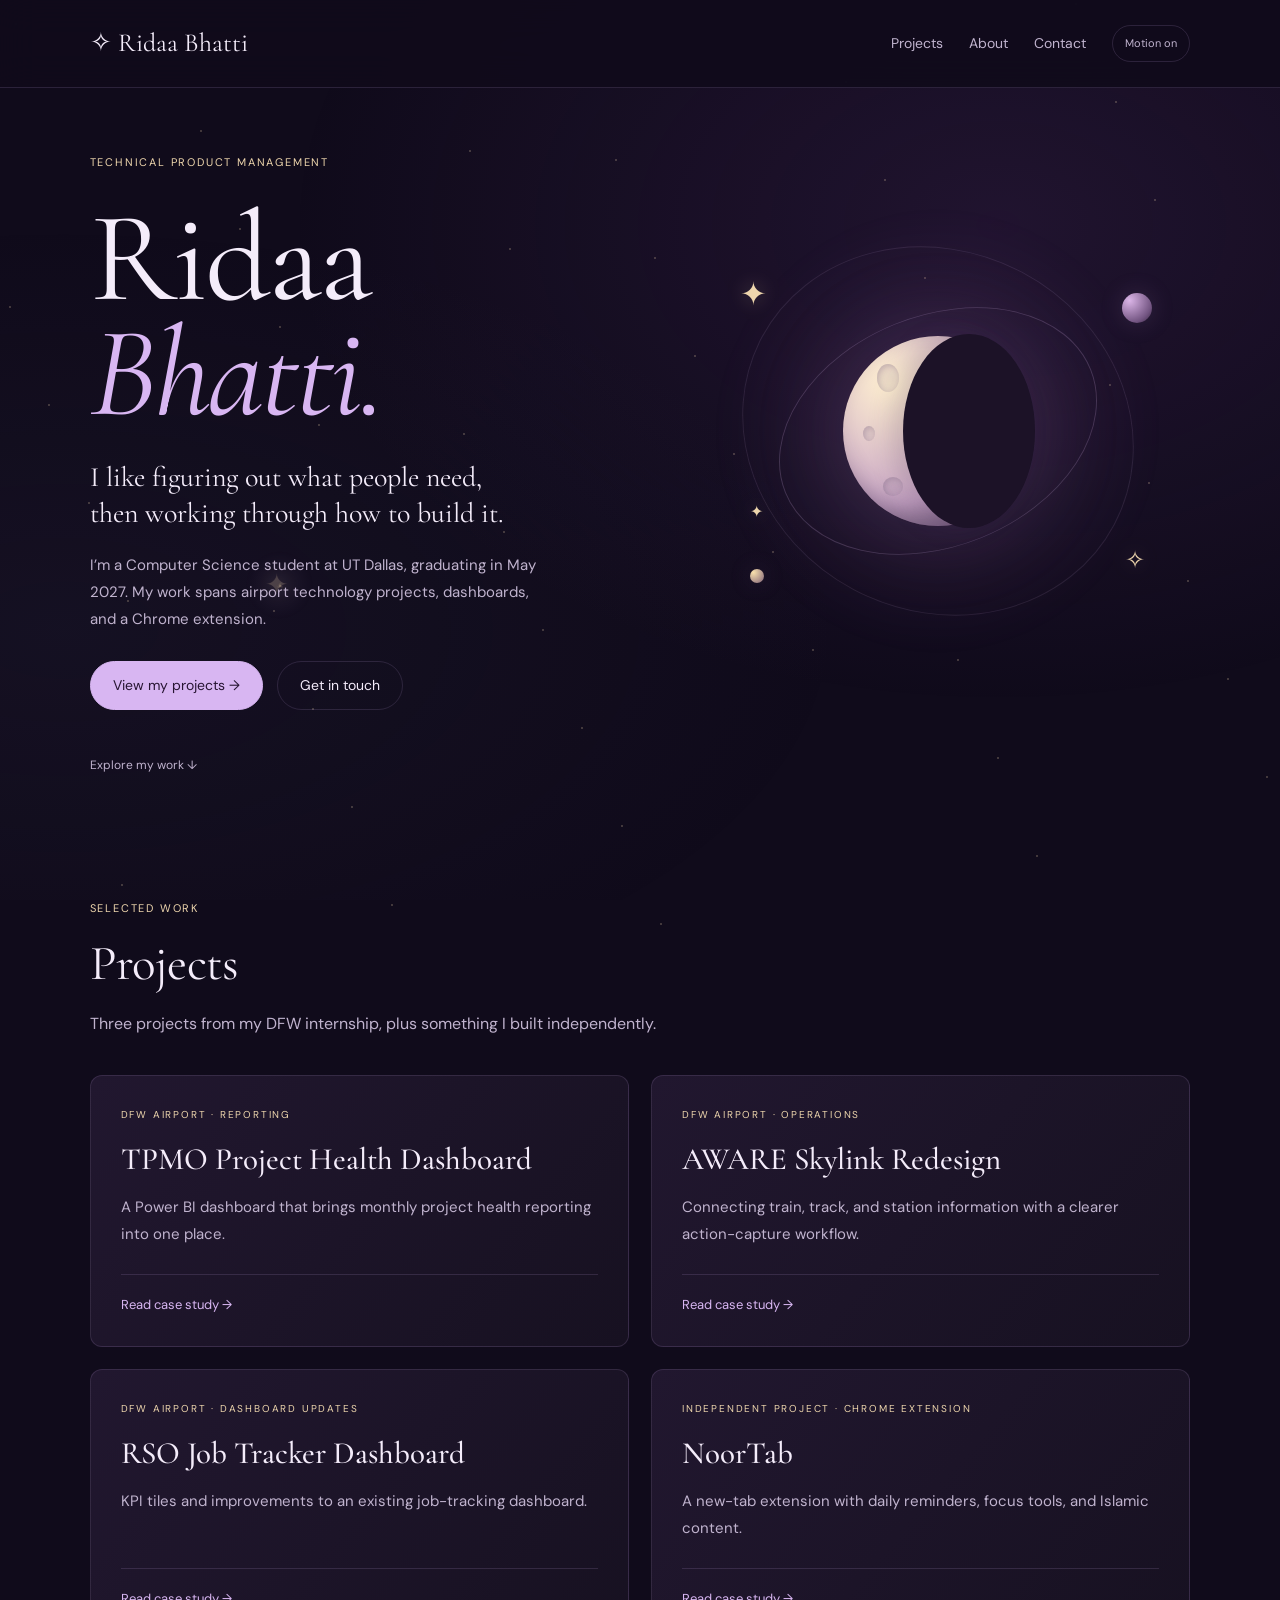
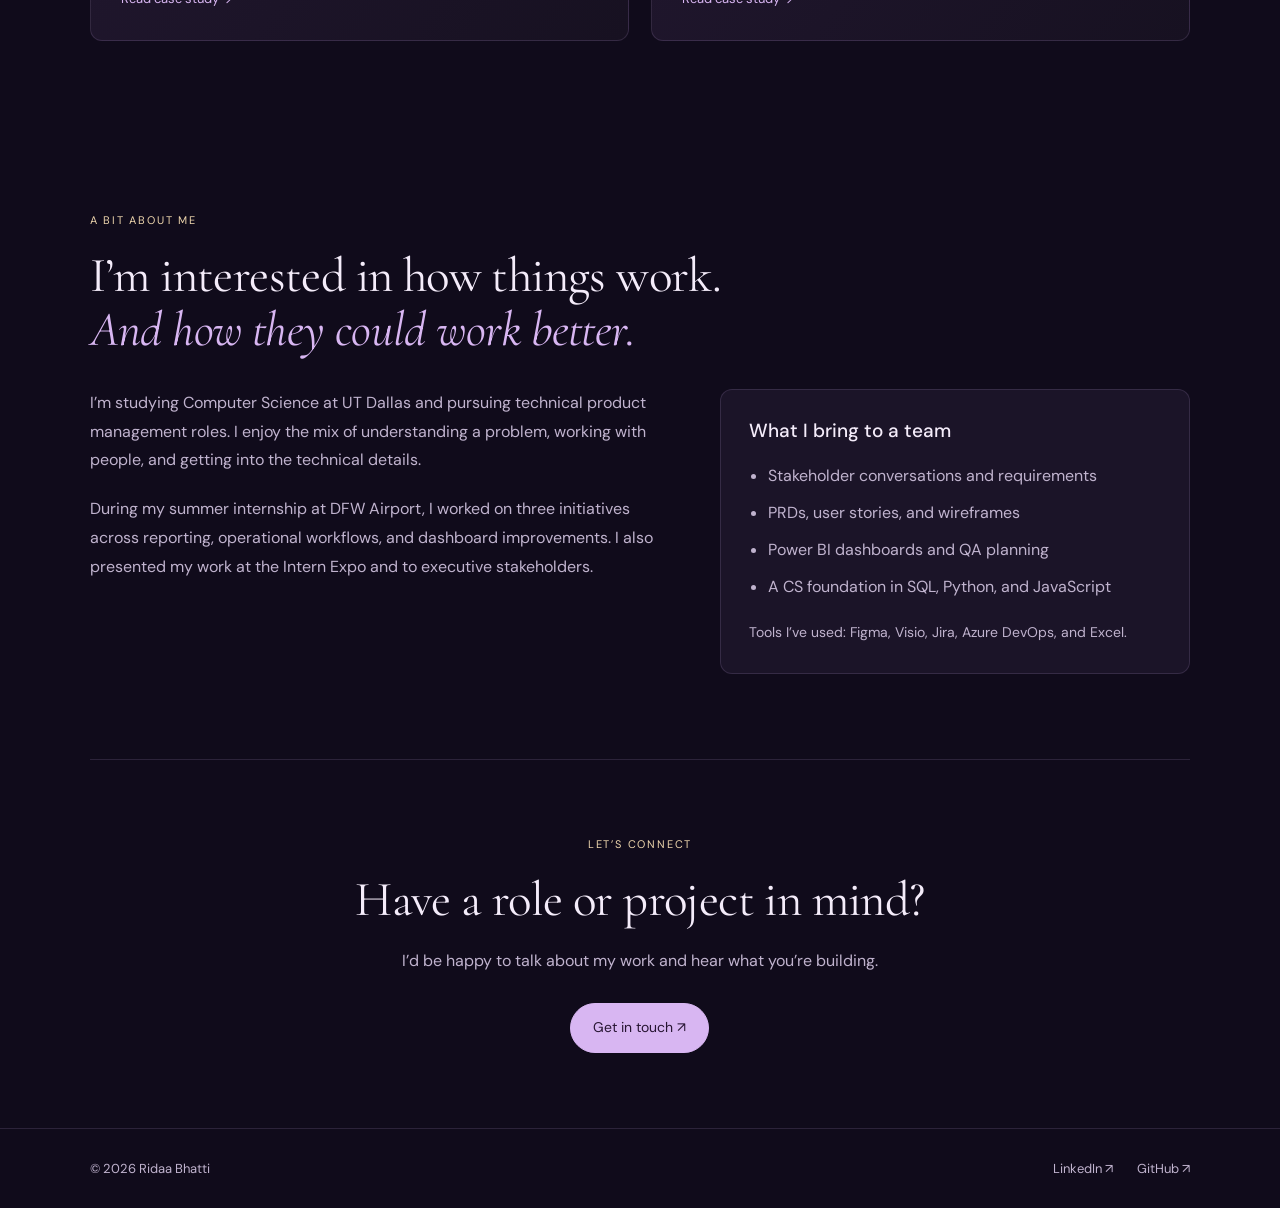
<file: index.html>
<!DOCTYPE html>
<html lang="en">
<head>
  <meta charset="UTF-8">
  <meta name="viewport" content="width=device-width, initial-scale=1">
  <meta name="description" content="Ridaa Bhatti’s technical product management portfolio.">
  <title>Ridaa Bhatti — Technical PM Portfolio</title>
  <link rel="stylesheet" href="style.css">
  <script src="motion.js" defer></script>
</head>

<body>
  <a class="skip-link" href="#main">Skip to content</a>
  <div class="night-sky" aria-hidden="true"></div>

  <nav class="site-nav" aria-label="Main navigation">
    <a class="brand" href="index.html">✧ Ridaa Bhatti</a>
    <div class="nav-links">
      <a href="work.html">Projects</a>
      <a href="index.html#about">About</a>
      <a href="contact.html">Contact</a>
    </div>
    <button
      class="motion-toggle"
      type="button"
      aria-pressed="false"
      hidden
    >
      Motion off
    </button>
  </nav>

  <main id="main">
    <section class="hero wrap">
      <div class="hero-grid">
        <div class="hero-copy">
          <p class="eyebrow">Technical product management</p>
          <h1>Ridaa<br><em>Bhatti.</em></h1>

          <p class="hero-intro">
            I like figuring out what people need,
            <br class="desktop-break">
            then working through how to build it.
          </p>

          <p class="hero-detail">
            I’m a Computer Science student at UT Dallas, graduating
            in May 2027. My work spans airport technology projects,
            dashboards, and a Chrome extension.
          </p>

          <div class="actions">
            <a class="button primary" href="#projects">
              View my projects →
            </a>
            <a class="button secondary" href="contact.html">
              Get in touch
            </a>
          </div>
        </div>

        <div class="moon-scene" aria-hidden="true">
          <div class="moon-halo"></div>
          <div class="orbit outer"></div>
          <div class="orbit inner"></div>

          <div class="moon">
            <span class="crater c1"></span>
            <span class="crater c2"></span>
            <span class="crater c3"></span>
          </div>

          <div class="planet"></div>
          <div class="planet small"></div>

          <span class="scene-star s1">✦</span>
          <span class="scene-star s2">✧</span>
          <span class="scene-star s3">✦</span>
        </div>
      </div>

      <a class="scroll-hint" href="#projects">Explore my work ↓</a>
    </section>

    <section class="section wrap" id="projects">
      <p class="eyebrow">Selected work</p>
      <h2>Projects</h2>
      <p class="section-intro">
        Three projects from my DFW internship, plus something
        I built independently.
      </p>

      <div class="project-grid">
        <a class="project-card" href="dfw-project-health.html">
          <p class="eyebrow">DFW Airport · Reporting</p>
          <h3>TPMO Project Health Dashboard</h3>
          <p>
            A Power BI dashboard that brings monthly project
            health reporting into one place.
          </p>
          <span class="card-link">Read case study →</span>
        </a>

        <a class="project-card" href="dfw-aware.html">
          <p class="eyebrow">DFW Airport · Operations</p>
          <h3>AWARE Skylink Redesign</h3>
          <p>
            Connecting train, track, and station information
            with a clearer action-capture workflow.
          </p>
          <span class="card-link">Read case study →</span>
        </a>

        <a class="project-card" href="dfw-rso.html">
          <p class="eyebrow">DFW Airport · Dashboard updates</p>
          <h3>RSO Job Tracker Dashboard</h3>
          <p>
            KPI tiles and improvements to an existing
            job-tracking dashboard.
          </p>
          <span class="card-link">Read case study →</span>
        </a>

        <a class="project-card" href="noortab.html">
          <p class="eyebrow">Independent project · Chrome extension</p>
          <h3>NoorTab</h3>
          <p>
            A new-tab extension with daily reminders,
            focus tools, and Islamic content.
          </p>
          <span class="card-link">Read case study →</span>
        </a>
      </div>
    </section>

    <section class="section wrap" id="about">
      <p class="eyebrow">A bit about me</p>

      <h2>
        I’m interested in how things work.<br>
        <em>And how they could work better.</em>
      </h2>

      <div class="about-grid">
        <div>
          <p>
            I’m studying Computer Science at UT Dallas and pursuing
            technical product management roles. I enjoy the mix of
            understanding a problem, working with people, and getting
            into the technical details.
          </p>

          <p>
            During my summer internship at DFW Airport, I worked on
            three initiatives across reporting, operational workflows,
            and dashboard improvements. I also presented my work at
            the Intern Expo and to executive stakeholders.
          </p>
        </div>

        <div class="skills-panel">
          <h3>What I bring to a team</h3>

          <ul>
            <li>Stakeholder conversations and requirements</li>
            <li>PRDs, user stories, and wireframes</li>
            <li>Power BI dashboards and QA planning</li>
            <li>A CS foundation in SQL, Python, and JavaScript</li>
          </ul>

          <p class="small-copy">
            Tools I’ve used: Figma, Visio, Jira,
            Azure DevOps, and Excel.
          </p>
        </div>
      </div>
    </section>

    <section class="closing wrap">
      <p class="eyebrow">Let’s connect</p>
      <h2>Have a role or project in mind?</h2>
      <p>
        I’d be happy to talk about my work and hear
        what you’re building.
      </p>
      <a class="button primary" href="contact.html">Get in touch ↗</a>
    </section>
  </main>

  <footer class="site-footer">
    <span>© 2026 Ridaa Bhatti</span>
    <div>
      <a href="https://www.linkedin.com/in/ridaabhatti/">LinkedIn ↗</a>
      <a href="https://github.com/ridaabhatti">GitHub ↗</a>
    </div>
  </footer>
</body>
</html>
</file>
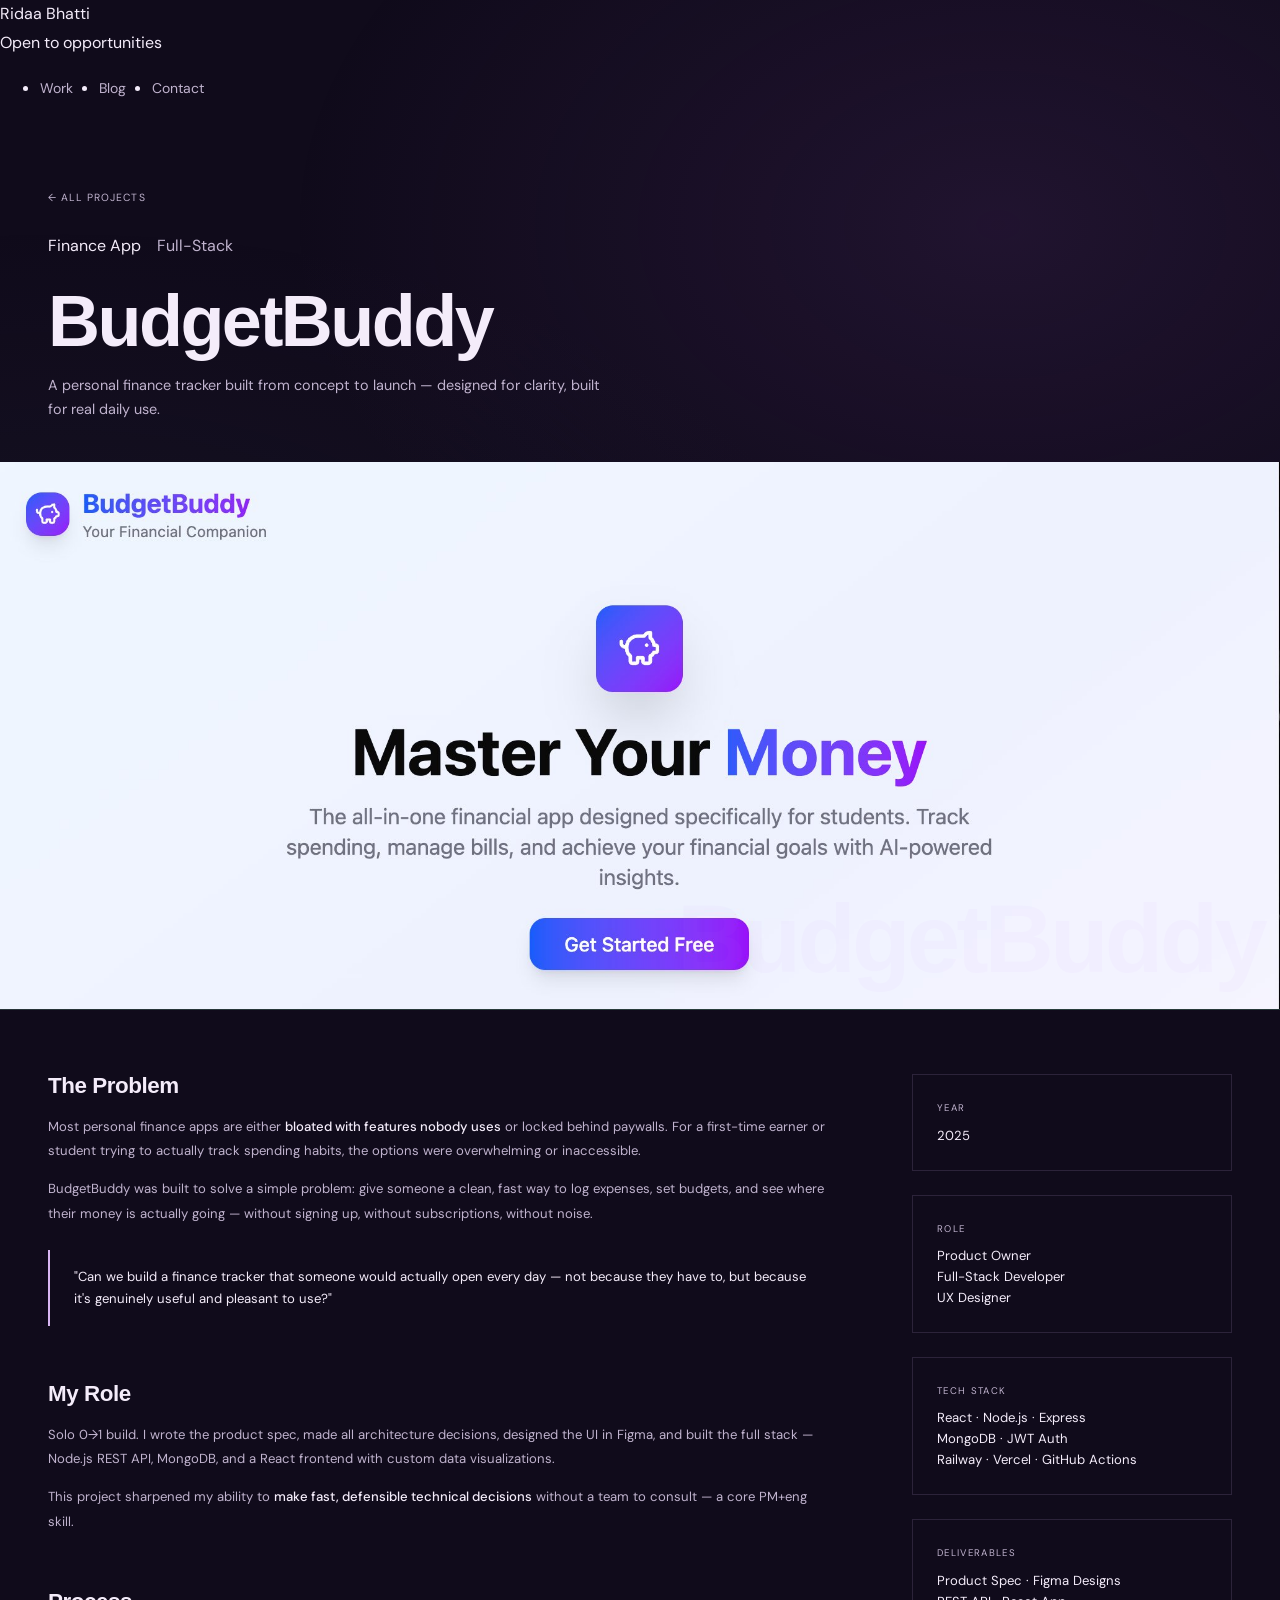
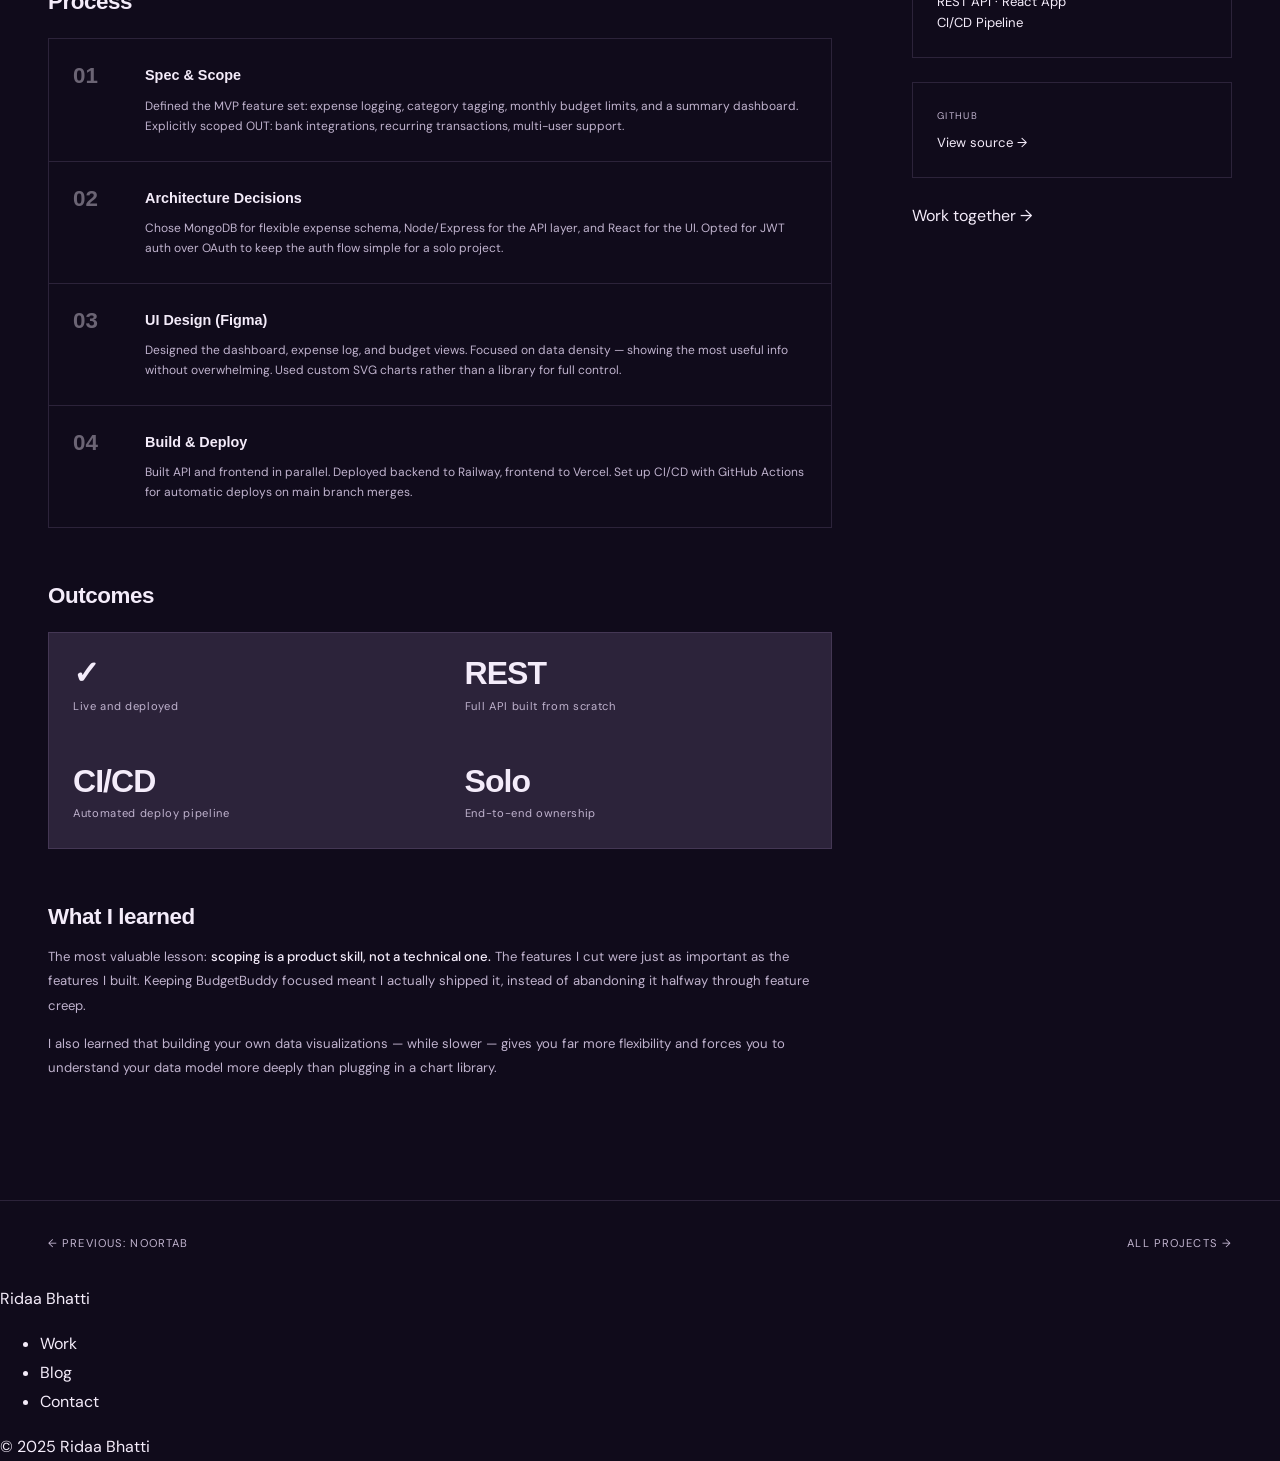
<file: budgetbuddy.html>
<!DOCTYPE html>
<html lang="en">
<head>
  <meta charset="UTF-8">
  <meta name="viewport" content="width=device-width, initial-scale=1.0">
  <title>BudgetBuddy — Ridaa Bhatti</title>
  <link rel="stylesheet" href="style.css">
  <style>
    .case-cover {
      width: 100%;
      aspect-ratio: 21/9;
      background: linear-gradient(135deg, #0a1f18 0%, #0d3020 50%, #061510 100%);
      display: flex;
      align-items: center;
      justify-content: center;
      font-size: 6rem;
      border-bottom: 1px solid var(--border);
      position: relative;
      overflow: hidden;
    }
    .case-cover::after {
      content: 'BudgetBuddy';
      position: absolute;
      font-family: 'Syne', sans-serif;
      font-weight: 800;
      font-size: 6rem;
      color: rgba(192,132,252,0.04);
      letter-spacing: -0.04em;
      right: 1rem;
      bottom: -1rem;
    }
    .case-body {
      display: grid;
      grid-template-columns: 1fr 320px;
      gap: 5rem;
      padding: 4rem 3rem;
      align-items: start;
    }
    .case-sidebar {
      position: sticky;
      top: 6rem;
    }
    .meta-block {
      border: 1px solid var(--border);
      background: var(--card);
      padding: 1.5rem;
      margin-bottom: 1.5rem;
    }
    .meta-label {
      font-size: 0.6rem;
      letter-spacing: 0.14em;
      text-transform: uppercase;
      color: var(--muted);
      margin-bottom: 0.5rem;
    }
    .meta-value {
      font-size: 0.82rem;
      color: var(--text);
      line-height: 1.6;
    }
    .meta-value a { color: var(--accent-bright); text-decoration: none; }
    .meta-value a:hover { text-decoration: underline; }
    .case-section { margin-bottom: 3.5rem; }
    .case-section h2 {
      font-family: 'Syne', sans-serif;
      font-weight: 800;
      font-size: 1.4rem;
      letter-spacing: -0.02em;
      margin-bottom: 1rem;
    }
    .case-section p {
      font-size: 0.82rem;
      color: var(--muted);
      line-height: 1.85;
      margin-bottom: 0.85rem;
    }
    .case-section p strong { color: var(--text); font-weight: 500; }
    .highlight-box {
      border-left: 2px solid var(--accent);
      padding: 1rem 1.5rem;
      background: var(--accent-dim);
      margin: 1.5rem 0;
      font-size: 0.82rem;
      color: var(--text);
      line-height: 1.7;
    }
    .process-steps {
      display: flex;
      flex-direction: column;
      gap: 0;
      border: 1px solid var(--border);
      margin-top: 1.5rem;
    }
    .step {
      display: grid;
      grid-template-columns: 48px 1fr;
      gap: 1.5rem;
      padding: 1.5rem;
      border-bottom: 1px solid var(--border);
      align-items: start;
    }
    .step:last-child { border-bottom: none; }
    .step-num {
      font-family: 'Syne', sans-serif;
      font-weight: 800;
      font-size: 1.4rem;
      color: var(--accent-bright);
      opacity: 0.4;
      line-height: 1;
      padding-top: 2px;
    }
    .step-title {
      font-family: 'Syne', sans-serif;
      font-weight: 700;
      font-size: 0.9rem;
      margin-bottom: 0.4rem;
    }
    .step-desc {
      font-size: 0.75rem;
      color: var(--muted);
      line-height: 1.7;
    }
    .outcome-grid {
      display: grid;
      grid-template-columns: 1fr 1fr;
      gap: 1px;
      background: var(--border);
      border: 1px solid var(--border);
      margin-top: 1.5rem;
    }
    .outcome-card { background: var(--card); padding: 1.5rem; }
    .outcome-num {
      font-family: 'Syne', sans-serif;
      font-weight: 800;
      font-size: 2rem;
      letter-spacing: -0.03em;
      color: var(--accent-bright);
      line-height: 1;
      margin-bottom: 0.4rem;
    }
    .outcome-label { font-size: 0.7rem; color: var(--muted); letter-spacing: 0.06em; }
    .nav-between {
      display: flex;
      justify-content: space-between;
      padding: 2rem 3rem;
      border-top: 1px solid var(--border);
    }
    .nav-between a {
      font-size: 0.7rem;
      letter-spacing: 0.1em;
      text-transform: uppercase;
      color: var(--muted);
      text-decoration: none;
      display: flex;
      align-items: center;
      gap: 0.5rem;
      transition: color 0.2s;
    }
    .nav-between a:hover { color: var(--accent-bright); }
  </style>
</head>
<body>

<nav>
  <a href="index.html" class="nav-logo">Ridaa Bhatti</a>
  <div class="nav-status"><span class="status-dot"></span>Open to opportunities</div>
  <ul class="nav-links">
    <li><a href="work.html" class="active">Work</a></li>
    <li><a href="blog.html">Blog</a></li>
    <li><a href="contact.html">Contact</a></li>
  </ul>
</nav>

<div style="padding: 4rem 3rem 0;">
  <a href="work.html" style="display: inline-flex; align-items: center; gap: 0.5rem; font-size: 0.65rem; letter-spacing: 0.1em; text-transform: uppercase; color: var(--muted); text-decoration: none; margin-bottom: 1.5rem; transition: color 0.2s;">← All projects</a>
  <div style="display: flex; align-items: center; gap: 1rem; margin-bottom: 1.5rem;">
    <span class="project-tag">Finance App</span>
    <span class="project-tag" style="background: transparent; border-color: var(--border); color: var(--muted);">Full-Stack</span>
  </div>
  <h1 style="font-family: 'Syne', sans-serif; font-weight: 800; font-size: clamp(2.5rem, 6vw, 4.5rem); letter-spacing: -0.035em; line-height: 1; margin-bottom: 1rem;">BudgetBuddy</h1>
  <p style="font-size: 0.9rem; color: var(--muted); max-width: 560px; line-height: 1.7; padding-bottom: 2.5rem;">A personal finance tracker built from concept to launch — designed for clarity, built for real daily use.</p>
</div>

<div class="case-cover" style="padding:0;"><img src="images/budgetbuddy.png" style="width:100%;height:100%;object-fit:cover;object-position:center top;"></div>

<div class="case-body">
  <div>

    <div class="case-section">
      <h2>The Problem</h2>
      <p>Most personal finance apps are either <strong>bloated with features nobody uses</strong> or locked behind paywalls. For a first-time earner or student trying to actually track spending habits, the options were overwhelming or inaccessible.</p>
      <p>BudgetBuddy was built to solve a simple problem: give someone a clean, fast way to log expenses, set budgets, and see where their money is actually going — without signing up, without subscriptions, without noise.</p>
      <div class="highlight-box">
        "Can we build a finance tracker that someone would actually open every day — not because they have to, but because it's genuinely useful and pleasant to use?"
      </div>
    </div>

    <div class="case-section">
      <h2>My Role</h2>
      <p>Solo 0→1 build. I wrote the product spec, made all architecture decisions, designed the UI in Figma, and built the full stack — Node.js REST API, MongoDB, and a React frontend with custom data visualizations.</p>
      <p>This project sharpened my ability to <strong>make fast, defensible technical decisions</strong> without a team to consult — a core PM+eng skill.</p>
    </div>

    <div class="case-section">
      <h2>Process</h2>
      <div class="process-steps">
        <div class="step">
          <div class="step-num">01</div>
          <div>
            <div class="step-title">Spec & Scope</div>
            <div class="step-desc">Defined the MVP feature set: expense logging, category tagging, monthly budget limits, and a summary dashboard. Explicitly scoped OUT: bank integrations, recurring transactions, multi-user support.</div>
          </div>
        </div>
        <div class="step">
          <div class="step-num">02</div>
          <div>
            <div class="step-title">Architecture Decisions</div>
            <div class="step-desc">Chose MongoDB for flexible expense schema, Node/Express for the API layer, and React for the UI. Opted for JWT auth over OAuth to keep the auth flow simple for a solo project.</div>
          </div>
        </div>
        <div class="step">
          <div class="step-num">03</div>
          <div>
            <div class="step-title">UI Design (Figma)</div>
            <div class="step-desc">Designed the dashboard, expense log, and budget views. Focused on data density — showing the most useful info without overwhelming. Used custom SVG charts rather than a library for full control.</div>
          </div>
        </div>
        <div class="step">
          <div class="step-num">04</div>
          <div>
            <div class="step-title">Build & Deploy</div>
            <div class="step-desc">Built API and frontend in parallel. Deployed backend to Railway, frontend to Vercel. Set up CI/CD with GitHub Actions for automatic deploys on main branch merges.</div>
          </div>
        </div>
      </div>
    </div>

    <div class="case-section">
      <h2>Outcomes</h2>
      <div class="outcome-grid">
        <div class="outcome-card"><div class="outcome-num">✓</div><div class="outcome-label">Live and deployed</div></div>
        <div class="outcome-card"><div class="outcome-num">REST</div><div class="outcome-label">Full API built from scratch</div></div>
        <div class="outcome-card"><div class="outcome-num">CI/CD</div><div class="outcome-label">Automated deploy pipeline</div></div>
        <div class="outcome-card"><div class="outcome-num">Solo</div><div class="outcome-label">End-to-end ownership</div></div>
      </div>
    </div>

    <div class="case-section">
      <h2>What I learned</h2>
      <p>The most valuable lesson: <strong>scoping is a product skill, not a technical one.</strong> The features I cut were just as important as the features I built. Keeping BudgetBuddy focused meant I actually shipped it, instead of abandoning it halfway through feature creep.</p>
      <p>I also learned that building your own data visualizations — while slower — gives you far more flexibility and forces you to understand your data model more deeply than plugging in a chart library.</p>
    </div>

  </div>

  <aside class="case-sidebar">
    <div class="meta-block">
      <div class="meta-label">Year</div>
      <div class="meta-value">2025</div>
    </div>
    <div class="meta-block">
      <div class="meta-label">Role</div>
      <div class="meta-value">Product Owner<br>Full-Stack Developer<br>UX Designer</div>
    </div>
    <div class="meta-block">
      <div class="meta-label">Tech Stack</div>
      <div class="meta-value">React · Node.js · Express<br>MongoDB · JWT Auth<br>Railway · Vercel · GitHub Actions</div>
    </div>
    <div class="meta-block">
      <div class="meta-label">Deliverables</div>
      <div class="meta-value">Product Spec · Figma Designs<br>REST API · React App<br>CI/CD Pipeline</div>
    </div>
    <div class="meta-block">
      <div class="meta-label">GitHub</div>
      <div class="meta-value"><a href="#">View source →</a></div>
    </div>
    <a href="contact.html" class="btn-primary" style="width: 100%; justify-content: center; margin-top: 0.5rem;">Work together →</a>
  </aside>
</div>

<div class="nav-between">
  <a href="noortab.html">← Previous: NoorTab</a>
  <a href="work.html">All projects →</a>
</div>

<footer>
  <a href="index.html" class="footer-logo">Ridaa Bhatti</a>
  <ul class="footer-links">
    <li><a href="work.html">Work</a></li>
    <li><a href="blog.html">Blog</a></li>
    <li><a href="contact.html">Contact</a></li>
  </ul>
  <div class="footer-copy">© 2025 Ridaa Bhatti</div>
</footer>

</body>
</html>
</file>
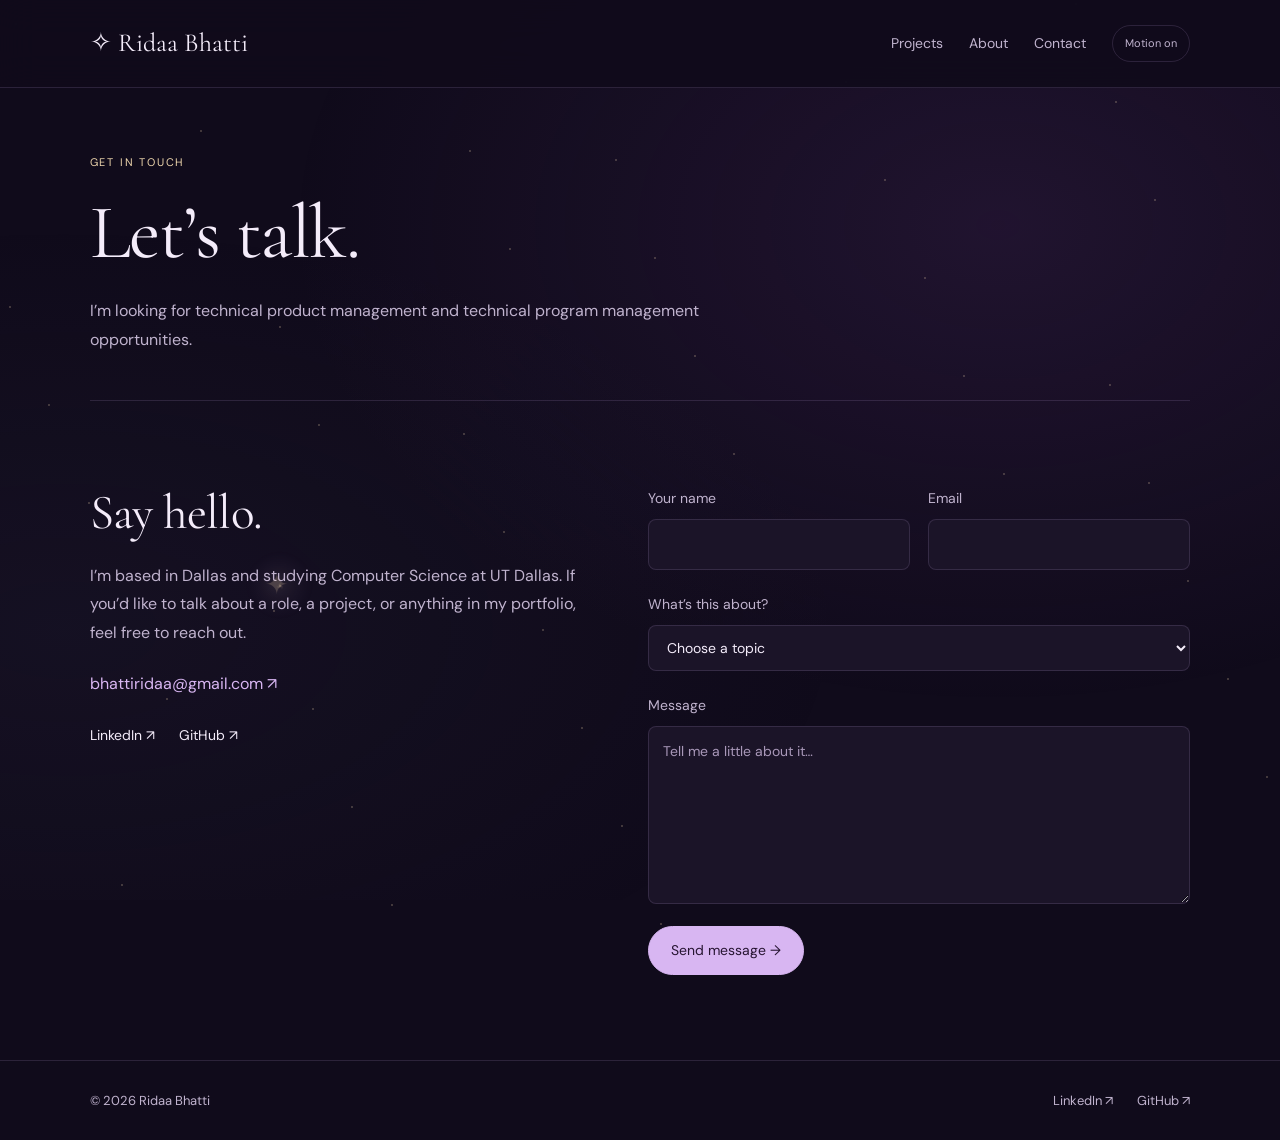
<file: contact.html>
<!DOCTYPE html>
<html lang="en">
<head>
  <meta charset="UTF-8">
  <meta name="viewport" content="width=device-width, initial-scale=1">
  <title>Contact — Ridaa Bhatti</title>
  <link rel="stylesheet" href="style.css">
  <script src="motion.js" defer></script>
</head>

<body>
  <a class="skip-link" href="#main">Skip to content</a>
  <div class="night-sky" aria-hidden="true"></div>

  <nav class="site-nav" aria-label="Main navigation">
    <a class="brand" href="index.html">✧ Ridaa Bhatti</a>
    <div class="nav-links">
      <a href="work.html">Projects</a>
      <a href="index.html#about">About</a>
      <a href="contact.html">Contact</a>
    </div>
    <button class="motion-toggle" type="button" aria-pressed="false" hidden>
      Motion off
    </button>
  </nav>

  <main id="main">
    <header class="page-header wrap">
      <p class="eyebrow">Get in touch</p>
      <h1>Let’s talk.</h1>
      <p>
        I’m looking for technical product management and
        technical program management opportunities.
      </p>
    </header>

    <section class="section wrap contact-grid">
      <div class="contact-copy">
        <h2>Say hello.</h2>

        <p>
          I’m based in Dallas and studying Computer Science at
          UT Dallas. If you’d like to talk about a role, a project,
          or anything in my portfolio, feel free to reach out.
        </p>

        <a class="email-link" href="mailto:bhattiridaa@gmail.com">
          bhattiridaa@gmail.com ↗
        </a>

        <div class="social-links">
          <a href="https://www.linkedin.com/in/ridaabhatti/">LinkedIn ↗</a>
          <a href="https://github.com/ridaabhatti">GitHub ↗</a>
        </div>
      </div>

      <form
        class="contact-form"
        action="https://formspree.io/f/xwvazlal"
        method="POST"
      >
        <div class="form-row">
          <label>
            Your name
            <input type="text" name="name" autocomplete="name" required>
          </label>

          <label>
            Email
            <input type="email" name="email" autocomplete="email" required>
          </label>
        </div>

        <label>
          What’s this about?
          <select name="subject" required>
            <option value="" disabled selected>Choose a topic</option>
            <option>Technical PM opportunity</option>
            <option>Project or collaboration</option>
            <option>Something else</option>
          </select>
        </label>

        <label>
          Message
          <textarea
            name="message"
            rows="6"
            placeholder="Tell me a little about it…"
            required
          ></textarea>
        </label>

        <button class="button primary" type="submit">
          Send message →
        </button>
      </form>
    </section>
  </main>

  <footer class="site-footer">
    <span>© 2026 Ridaa Bhatti</span>
    <div>
      <a href="https://www.linkedin.com/in/ridaabhatti/">LinkedIn ↗</a>
      <a href="https://github.com/ridaabhatti">GitHub ↗</a>
    </div>
  </footer>
</body>
</html>
</file>
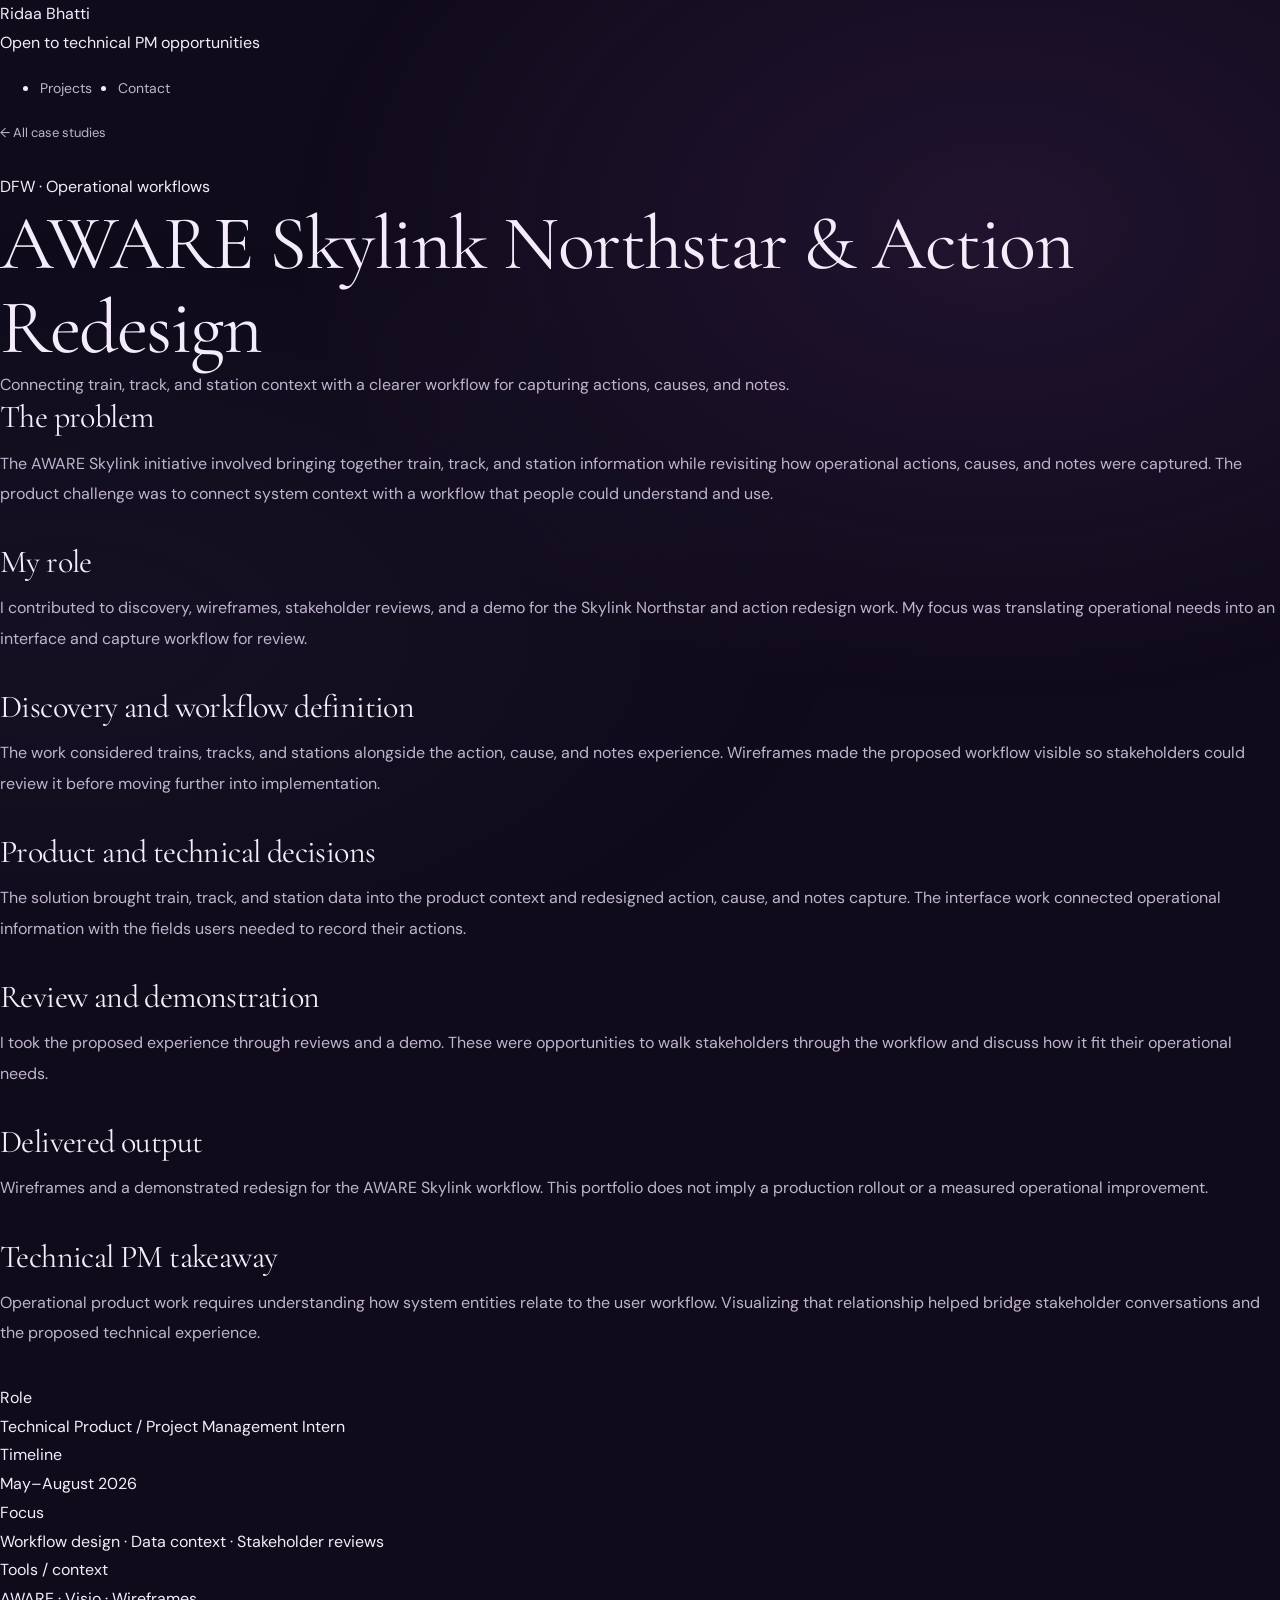
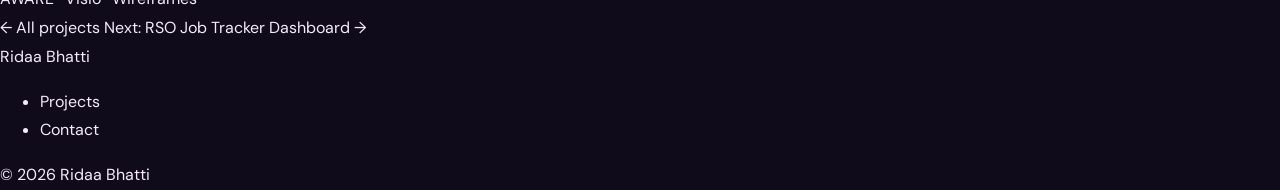
<file: dfw-aware.html>
<!DOCTYPE html>
<html lang="en">
<head>
  <meta charset="UTF-8">
  <meta name="viewport" content="width=device-width, initial-scale=1">
  <meta name="description" content="AWARE Skylink Northstar and Action Redesign — Ridaa Bhatti technical product management portfolio.">
  <title>AWARE Skylink Northstar &amp; Action Redesign — Ridaa Bhatti</title>
  <link rel="stylesheet" href="style.css">
</head>
<body>
  <a class="skip-link" href="#main">Skip to content</a>

  <nav>
    <a href="index.html" class="nav-logo">Ridaa Bhatti</a>
    <div class="nav-status">
      <span class="status-dot"></span>
      Open to technical PM opportunities
    </div>
    <ul class="nav-links">
      <li><a href="work.html">Projects</a></li>
      <li><a href="contact.html">Contact</a></li>
    </ul>
  </nav>

  <main id="main">
    <section class="page-hero">
      <a class="back-link" href="work.html">← All case studies</a>
      <div class="section-label">DFW · Operational workflows</div>
      <h1>AWARE Skylink Northstar &amp; Action Redesign</h1>
      <p>
        Connecting train, track, and station context with a clearer
        workflow for capturing actions, causes, and notes.
      </p>
    </section>

    <div class="case-body">
      <article>
        <section class="case-section">
          <h2>The problem</h2>
          <p>
            The AWARE Skylink initiative involved bringing together train,
            track, and station information while revisiting how
            operational actions, causes, and notes were captured.
            The product challenge was to connect system context with
            a workflow that people could understand and use.
          </p>
        </section>

        <section class="case-section">
          <h2>My role</h2>
          <p>
            I contributed to discovery, wireframes, stakeholder reviews,
            and a demo for the Skylink Northstar and action redesign
            work. My focus was translating operational needs into an
            interface and capture workflow for review.
          </p>
        </section>

        <section class="case-section">
          <h2>Discovery and workflow definition</h2>
          <p>
            The work considered trains, tracks, and stations alongside
            the action, cause, and notes experience. Wireframes made
            the proposed workflow visible so stakeholders could review
            it before moving further into implementation.
          </p>
        </section>

        <section class="case-section">
          <h2>Product and technical decisions</h2>
          <p>
            The solution brought train, track, and station data into
            the product context and redesigned action, cause, and
            notes capture. The interface work connected operational
            information with the fields users needed to record
            their actions.
          </p>
        </section>

        <section class="case-section">
          <h2>Review and demonstration</h2>
          <p>
            I took the proposed experience through reviews and a demo.
            These were opportunities to walk stakeholders through
            the workflow and discuss how it fit their operational needs.
          </p>
        </section>

        <section class="case-section">
          <h2>Delivered output</h2>
          <p>
            Wireframes and a demonstrated redesign for the AWARE
            Skylink workflow. This portfolio does not imply a production
            rollout or a measured operational improvement.
          </p>
        </section>

        <section class="case-section">
          <h2>Technical PM takeaway</h2>
          <p>
            Operational product work requires understanding how system
            entities relate to the user workflow. Visualizing that
            relationship helped bridge stakeholder conversations and
            the proposed technical experience.
          </p>
        </section>
      </article>

      <aside class="case-sidebar">
        <div class="meta-block">
          <div class="meta-label">Role</div>
          <div class="meta-value">
            Technical Product / Project Management Intern
          </div>
        </div>

        <div class="meta-block">
          <div class="meta-label">Timeline</div>
          <div class="meta-value">May–August 2026</div>
        </div>

        <div class="meta-block">
          <div class="meta-label">Focus</div>
          <div class="meta-value">
            Workflow design · Data context · Stakeholder reviews
          </div>
        </div>

        <div class="meta-block">
          <div class="meta-label">Tools / context</div>
          <div class="meta-value">AWARE · Visio · Wireframes</div>
        </div>
      </aside>
    </div>

    <div class="nav-between">
      <a href="work.html">← All projects</a>
      <a href="dfw-rso.html">Next: RSO Job Tracker Dashboard →</a>
    </div>
  </main>

  <footer>
    <a href="index.html" class="footer-logo">Ridaa Bhatti</a>
    <ul class="footer-links">
      <li><a href="work.html">Projects</a></li>
      <li><a href="contact.html">Contact</a></li>
    </ul>
    <div class="footer-copy">© 2026 Ridaa Bhatti</div>
  </footer>
</body>
</html>
</file>
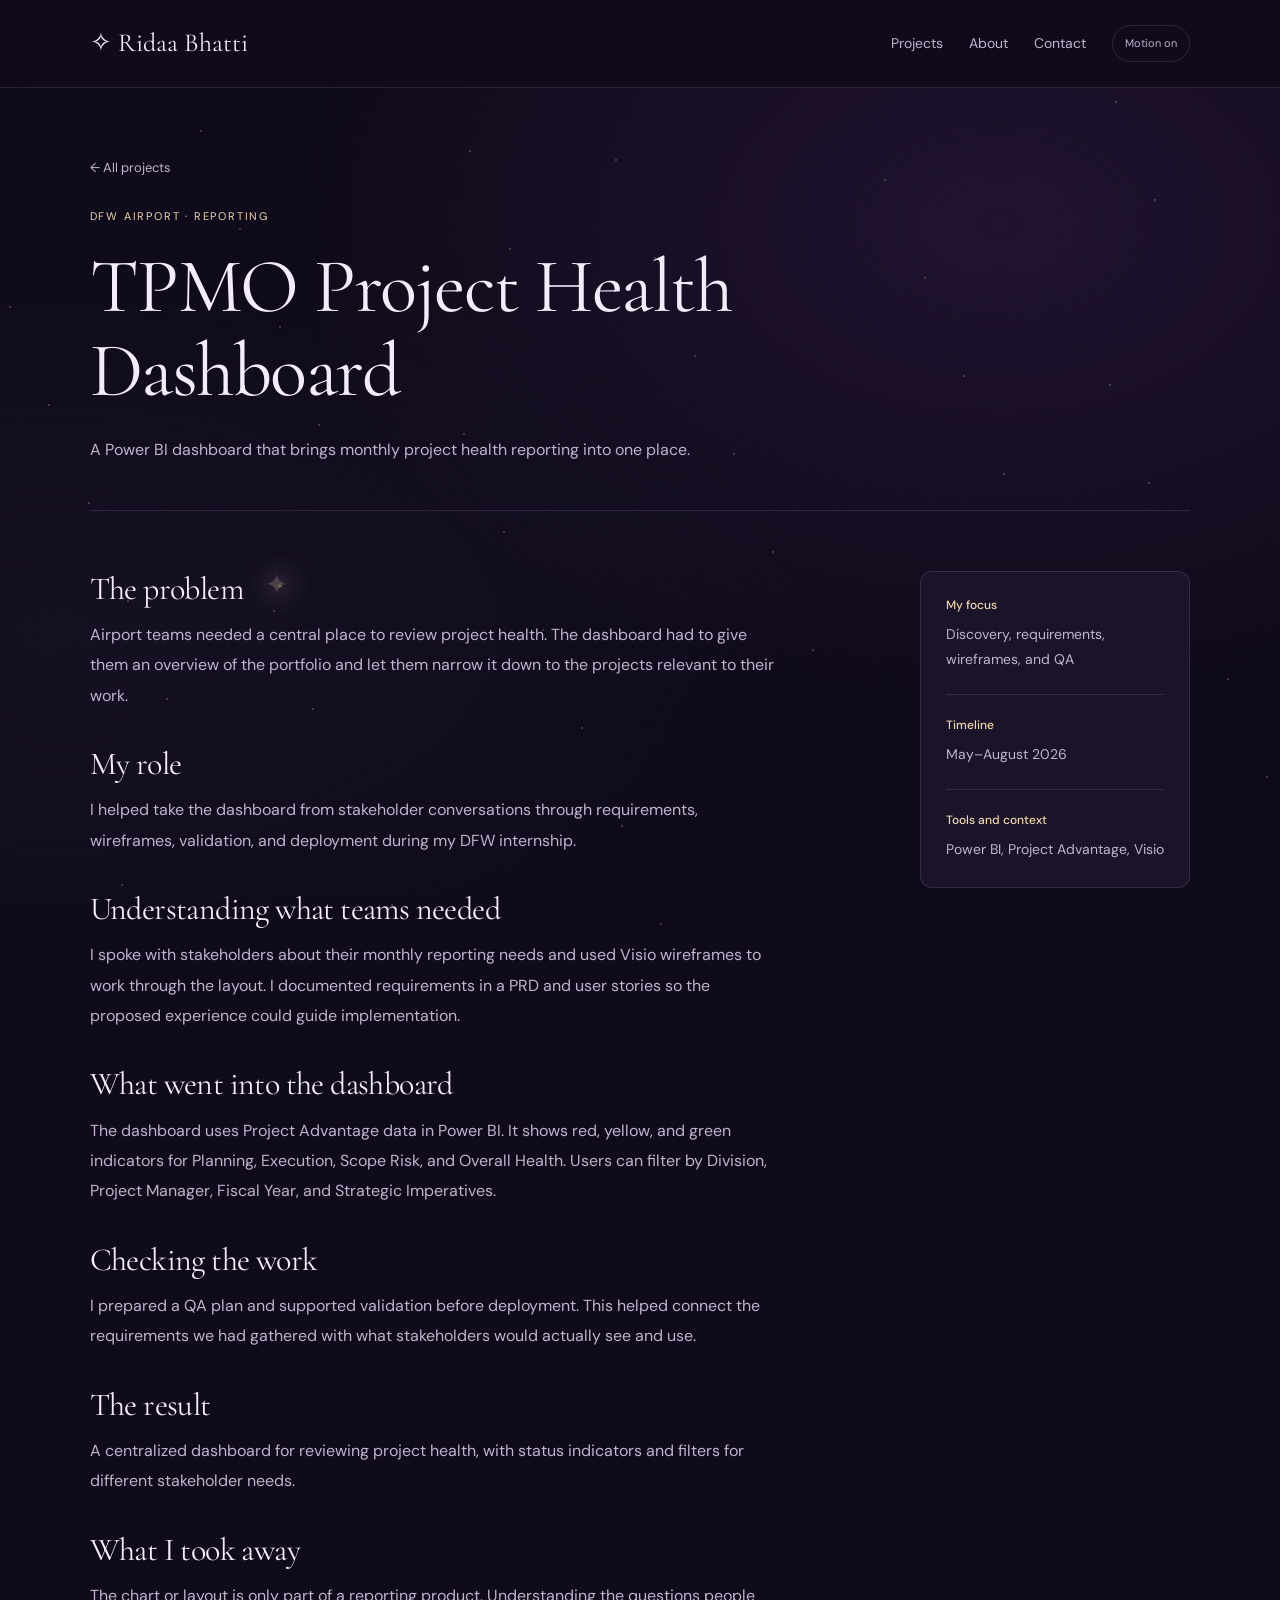
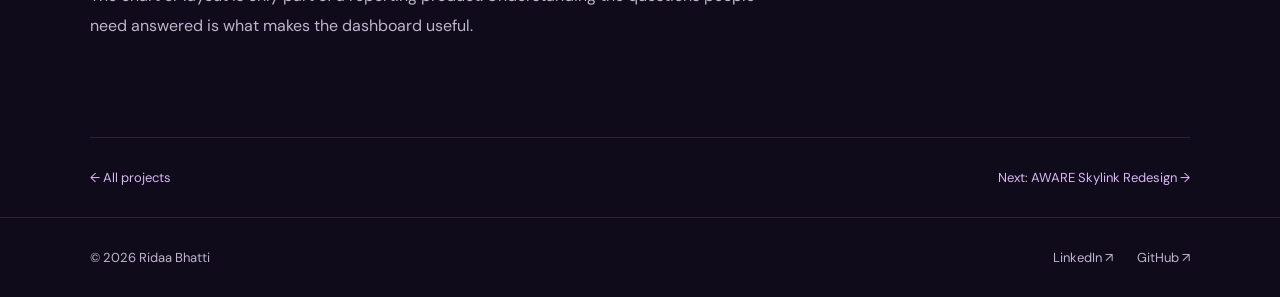
<file: dfw-project-health.html>
<!DOCTYPE html>
<html lang="en">
<head>
  <meta charset="UTF-8">
  <meta name="viewport" content="width=device-width, initial-scale=1">
  <title>TPMO Project Health Dashboard — Ridaa Bhatti</title>
  <link rel="stylesheet" href="style.css">
  <script src="motion.js" defer></script>
</head>

<body>
  <a class="skip-link" href="#main">Skip to content</a>
  <div class="night-sky" aria-hidden="true"></div>

  <nav class="site-nav" aria-label="Main navigation">
    <a class="brand" href="index.html">✧ Ridaa Bhatti</a>
    <div class="nav-links">
      <a href="work.html">Projects</a>
      <a href="index.html#about">About</a>
      <a href="contact.html">Contact</a>
    </div>
    <button class="motion-toggle" type="button" aria-pressed="false" hidden>
      Motion off
    </button>
  </nav>

  <main id="main">
    <header class="page-header wrap">
      <a class="back-link" href="work.html">← All projects</a>
      <p class="eyebrow">DFW Airport · Reporting</p>
      <h1>TPMO Project Health Dashboard</h1>
      <p>
        A Power BI dashboard that brings monthly project
        health reporting into one place.
      </p>
    </header>

    <div class="case-layout wrap">
      <article class="case-copy">
        <section class="case-section">
          <h2>The problem</h2>
          <p>
            Airport teams needed a central place to review project
            health. The dashboard had to give them an overview of
            the portfolio and let them narrow it down to the projects
            relevant to their work.
          </p>
        </section>

        <section class="case-section">
          <h2>My role</h2>
          <p>
            I helped take the dashboard from stakeholder conversations
            through requirements, wireframes, validation, and deployment
            during my DFW internship.
          </p>
        </section>

        <section class="case-section">
          <h2>Understanding what teams needed</h2>
          <p>
            I spoke with stakeholders about their monthly reporting
            needs and used Visio wireframes to work through the layout.
            I documented requirements in a PRD and user stories so
            the proposed experience could guide implementation.
          </p>
        </section>

        <section class="case-section">
          <h2>What went into the dashboard</h2>
          <p>
            The dashboard uses Project Advantage data in Power BI.
            It shows red, yellow, and green indicators for Planning,
            Execution, Scope Risk, and Overall Health. Users can
            filter by Division, Project Manager, Fiscal Year,
            and Strategic Imperatives.
          </p>
        </section>

        <section class="case-section">
          <h2>Checking the work</h2>
          <p>
            I prepared a QA plan and supported validation before
            deployment. This helped connect the requirements we had
            gathered with what stakeholders would actually see and use.
          </p>
        </section>

        <section class="case-section">
          <h2>The result</h2>
          <p>
            A centralized dashboard for reviewing project health,
            with status indicators and filters for different
            stakeholder needs.
          </p>
        </section>

        <section class="case-section">
          <h2>What I took away</h2>
          <p>
            The chart or layout is only part of a reporting product.
            Understanding the questions people need answered is
            what makes the dashboard useful.
          </p>
        </section>
      </article>

      <aside class="project-details" aria-label="Project details">
        <div>
          <h3>My focus</h3>
          <p>Discovery, requirements, wireframes, and QA</p>
        </div>
        <div>
          <h3>Timeline</h3>
          <p>May–August 2026</p>
        </div>
        <div>
          <h3>Tools and context</h3>
          <p>Power BI, Project Advantage, Visio</p>
        </div>
      </aside>
    </div>

    <div class="project-navigation wrap">
      <a href="work.html">← All projects</a>
      <a href="dfw-aware.html">Next: AWARE Skylink Redesign →</a>
    </div>
  </main>

  <footer class="site-footer">
    <span>© 2026 Ridaa Bhatti</span>
    <div>
      <a href="https://www.linkedin.com/in/ridaabhatti/">LinkedIn ↗</a>
      <a href="https://github.com/ridaabhatti">GitHub ↗</a>
    </div>
  </footer>
</body>
</html>
</file>
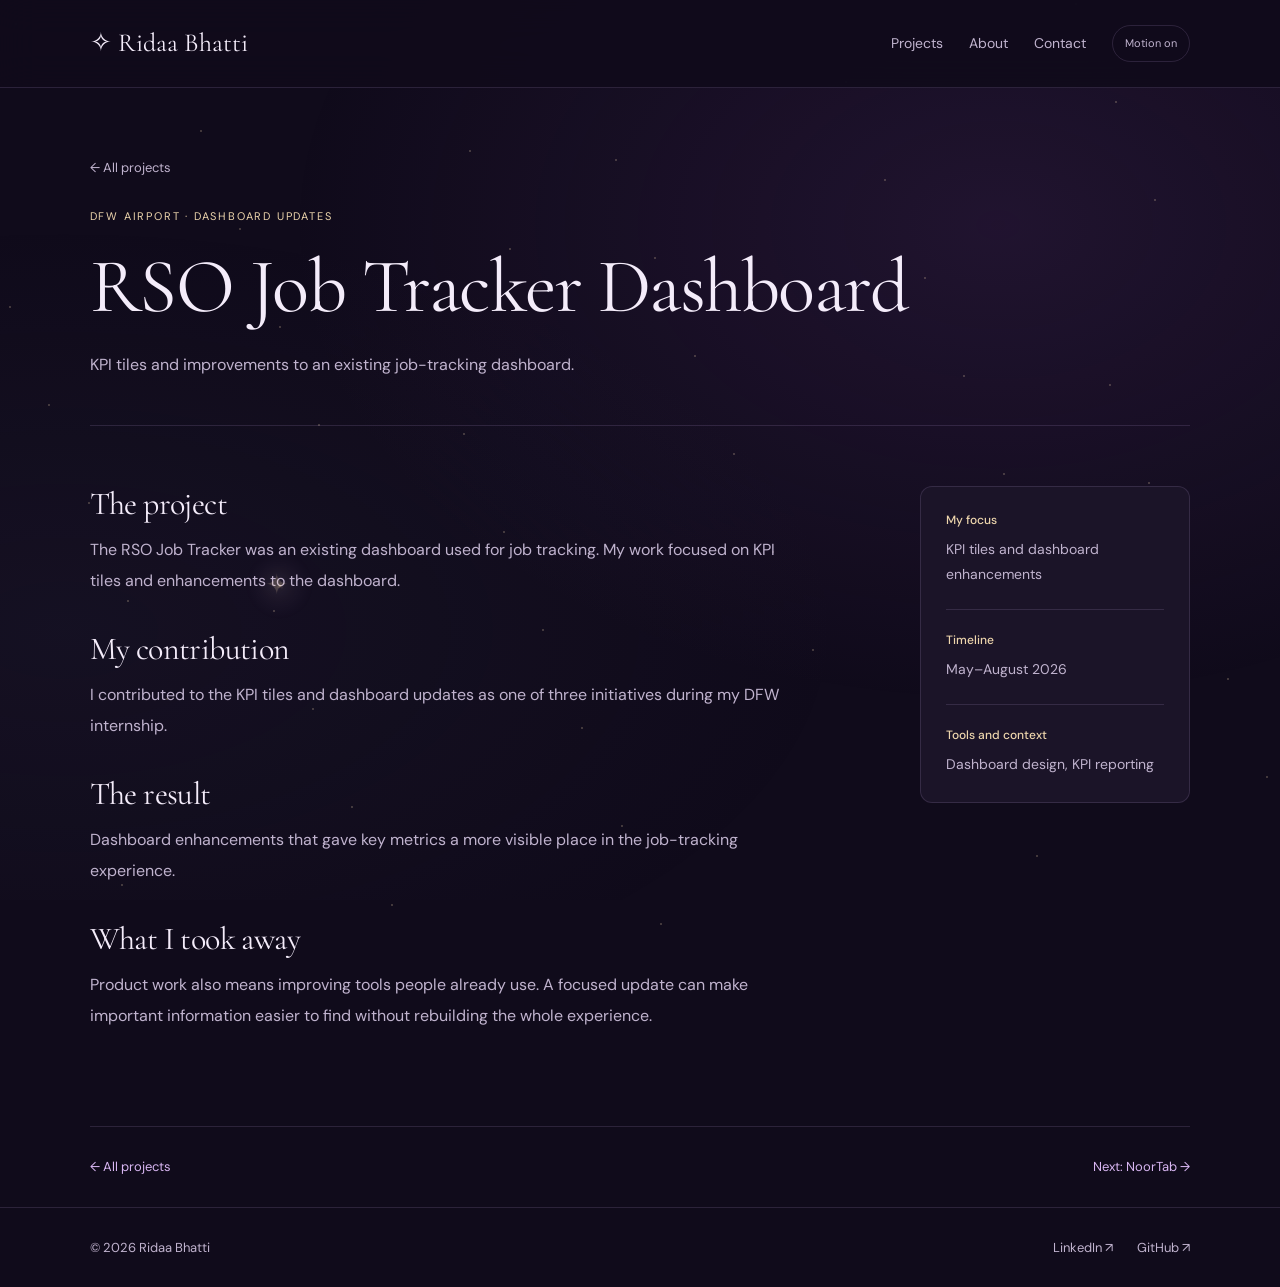
<file: dfw-rso.html>
<!DOCTYPE html>
<html lang="en">
<head>
  <meta charset="UTF-8">
  <meta name="viewport" content="width=device-width, initial-scale=1">
  <title>RSO Job Tracker Dashboard — Ridaa Bhatti</title>
  <link rel="stylesheet" href="style.css">
  <script src="motion.js" defer></script>
</head>

<body>
  <a class="skip-link" href="#main">Skip to content</a>
  <div class="night-sky" aria-hidden="true"></div>

  <nav class="site-nav" aria-label="Main navigation">
    <a class="brand" href="index.html">✧ Ridaa Bhatti</a>
    <div class="nav-links">
      <a href="work.html">Projects</a>
      <a href="index.html#about">About</a>
      <a href="contact.html">Contact</a>
    </div>
    <button class="motion-toggle" type="button" aria-pressed="false" hidden>
      Motion off
    </button>
  </nav>

  <main id="main">
    <header class="page-header wrap">
      <a class="back-link" href="work.html">← All projects</a>
      <p class="eyebrow">DFW Airport · Dashboard updates</p>
      <h1>RSO Job Tracker Dashboard</h1>
      <p>
        KPI tiles and improvements to an existing
        job-tracking dashboard.
      </p>
    </header>

    <div class="case-layout wrap">
      <article class="case-copy">
        <section class="case-section">
          <h2>The project</h2>
          <p>
            The RSO Job Tracker was an existing dashboard used
            for job tracking. My work focused on KPI tiles
            and enhancements to the dashboard.
          </p>
        </section>

        <section class="case-section">
          <h2>My contribution</h2>
          <p>
            I contributed to the KPI tiles and dashboard updates
            as one of three initiatives during my DFW internship.
          </p>
        </section>

        <section class="case-section">
          <h2>The result</h2>
          <p>
            Dashboard enhancements that gave key metrics a
            more visible place in the job-tracking experience.
          </p>
        </section>

        <section class="case-section">
          <h2>What I took away</h2>
          <p>
            Product work also means improving tools people already
            use. A focused update can make important information
            easier to find without rebuilding the whole experience.
          </p>
        </section>
      </article>

      <aside class="project-details" aria-label="Project details">
        <div>
          <h3>My focus</h3>
          <p>KPI tiles and dashboard enhancements</p>
        </div>
        <div>
          <h3>Timeline</h3>
          <p>May–August 2026</p>
        </div>
        <div>
          <h3>Tools and context</h3>
          <p>Dashboard design, KPI reporting</p>
        </div>
      </aside>
    </div>

    <div class="project-navigation wrap">
      <a href="work.html">← All projects</a>
      <a href="noortab.html">Next: NoorTab →</a>
    </div>
  </main>

  <footer class="site-footer">
    <span>© 2026 Ridaa Bhatti</span>
    <div>
      <a href="https://www.linkedin.com/in/ridaabhatti/">LinkedIn ↗</a>
      <a href="https://github.com/ridaabhatti">GitHub ↗</a>
    </div>
  </footer>
</body>
</html>
</file>
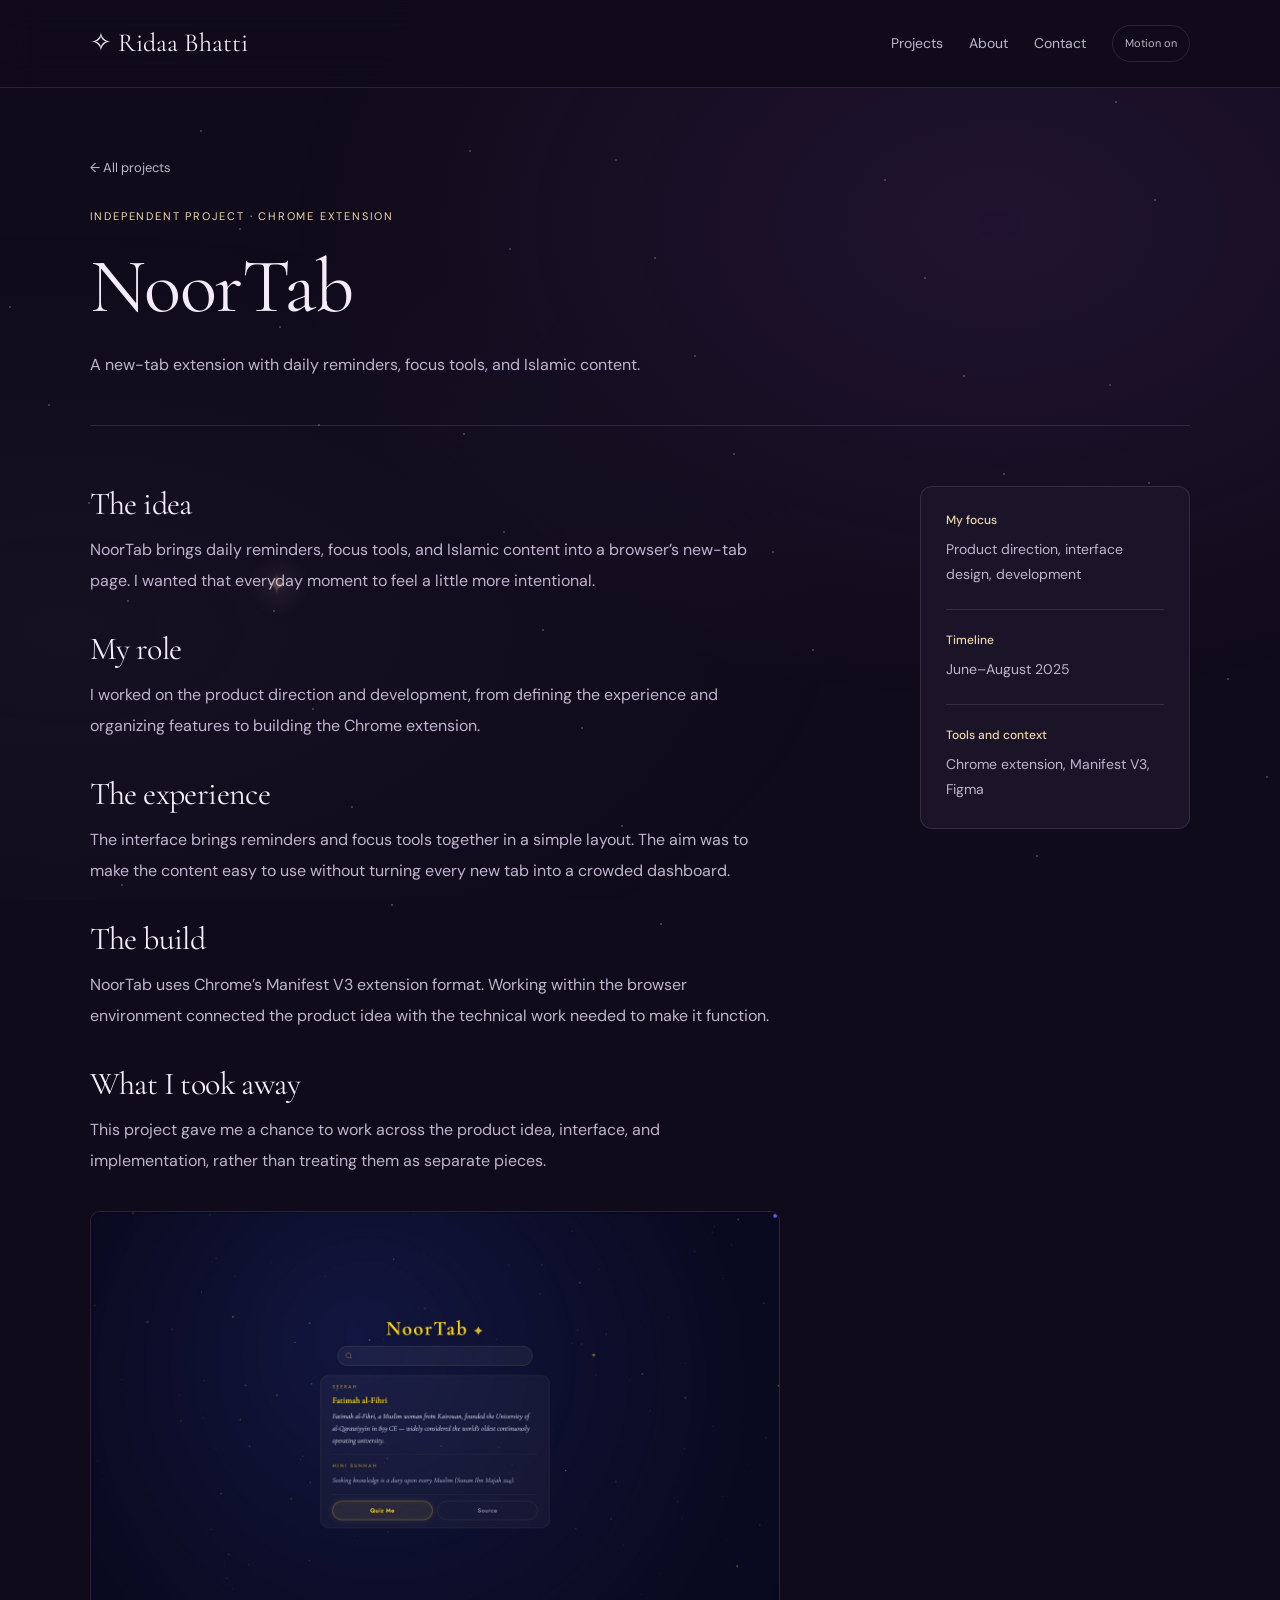
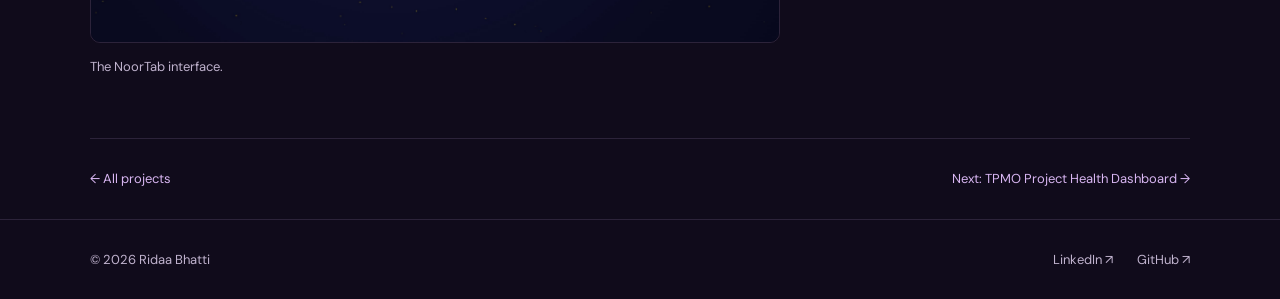
<file: noortab.html>
<!DOCTYPE html>
<html lang="en">
<head>
  <meta charset="UTF-8">
  <meta name="viewport" content="width=device-width, initial-scale=1">
  <title>NoorTab — Ridaa Bhatti</title>
  <link rel="stylesheet" href="style.css">
  <script src="motion.js" defer></script>
</head>

<body>
  <a class="skip-link" href="#main">Skip to content</a>
  <div class="night-sky" aria-hidden="true"></div>

  <nav class="site-nav" aria-label="Main navigation">
    <a class="brand" href="index.html">✧ Ridaa Bhatti</a>
    <div class="nav-links">
      <a href="work.html">Projects</a>
      <a href="index.html#about">About</a>
      <a href="contact.html">Contact</a>
    </div>
    <button class="motion-toggle" type="button" aria-pressed="false" hidden>
      Motion off
    </button>
  </nav>

  <main id="main">
    <header class="page-header wrap">
      <a class="back-link" href="work.html">← All projects</a>
      <p class="eyebrow">Independent project · Chrome extension</p>
      <h1>NoorTab</h1>
      <p>
        A new-tab extension with daily reminders,
        focus tools, and Islamic content.
      </p>
    </header>

    <div class="case-layout wrap">
      <article class="case-copy">
        <section class="case-section">
          <h2>The idea</h2>
          <p>
            NoorTab brings daily reminders, focus tools, and Islamic
            content into a browser’s new-tab page. I wanted that
            everyday moment to feel a little more intentional.
          </p>
        </section>

        <section class="case-section">
          <h2>My role</h2>
          <p>
            I worked on the product direction and development,
            from defining the experience and organizing features
            to building the Chrome extension.
          </p>
        </section>

        <section class="case-section">
          <h2>The experience</h2>
          <p>
            The interface brings reminders and focus tools together
            in a simple layout. The aim was to make the content easy
            to use without turning every new tab into a crowded
            dashboard.
          </p>
        </section>

        <section class="case-section">
          <h2>The build</h2>
          <p>
            NoorTab uses Chrome’s Manifest V3 extension format.
            Working within the browser environment connected
            the product idea with the technical work needed
            to make it function.
          </p>
        </section>

        <section class="case-section">
          <h2>What I took away</h2>
          <p>
            This project gave me a chance to work across the
            product idea, interface, and implementation,
            rather than treating them as separate pieces.
          </p>
        </section>

        <figure>
          <img
            src="images/noortab.png"
            alt="NoorTab new-tab interface"
            loading="lazy"
          >
          <figcaption>The NoorTab interface.</figcaption>
        </figure>
      </article>

      <aside class="project-details" aria-label="Project details">
        <div>
          <h3>My focus</h3>
          <p>Product direction, interface design, development</p>
        </div>
        <div>
          <h3>Timeline</h3>
          <p>June–August 2025</p>
        </div>
        <div>
          <h3>Tools and context</h3>
          <p>Chrome extension, Manifest V3, Figma</p>
        </div>
      </aside>
    </div>

    <div class="project-navigation wrap">
      <a href="work.html">← All projects</a>
      <a href="dfw-project-health.html">
        Next: TPMO Project Health Dashboard →
      </a>
    </div>
  </main>

  <footer class="site-footer">
    <span>© 2026 Ridaa Bhatti</span>
    <div>
      <a href="https://www.linkedin.com/in/ridaabhatti/">LinkedIn ↗</a>
      <a href="https://github.com/ridaabhatti">GitHub ↗</a>
    </div>
  </footer>
</body>
</html>
</file>
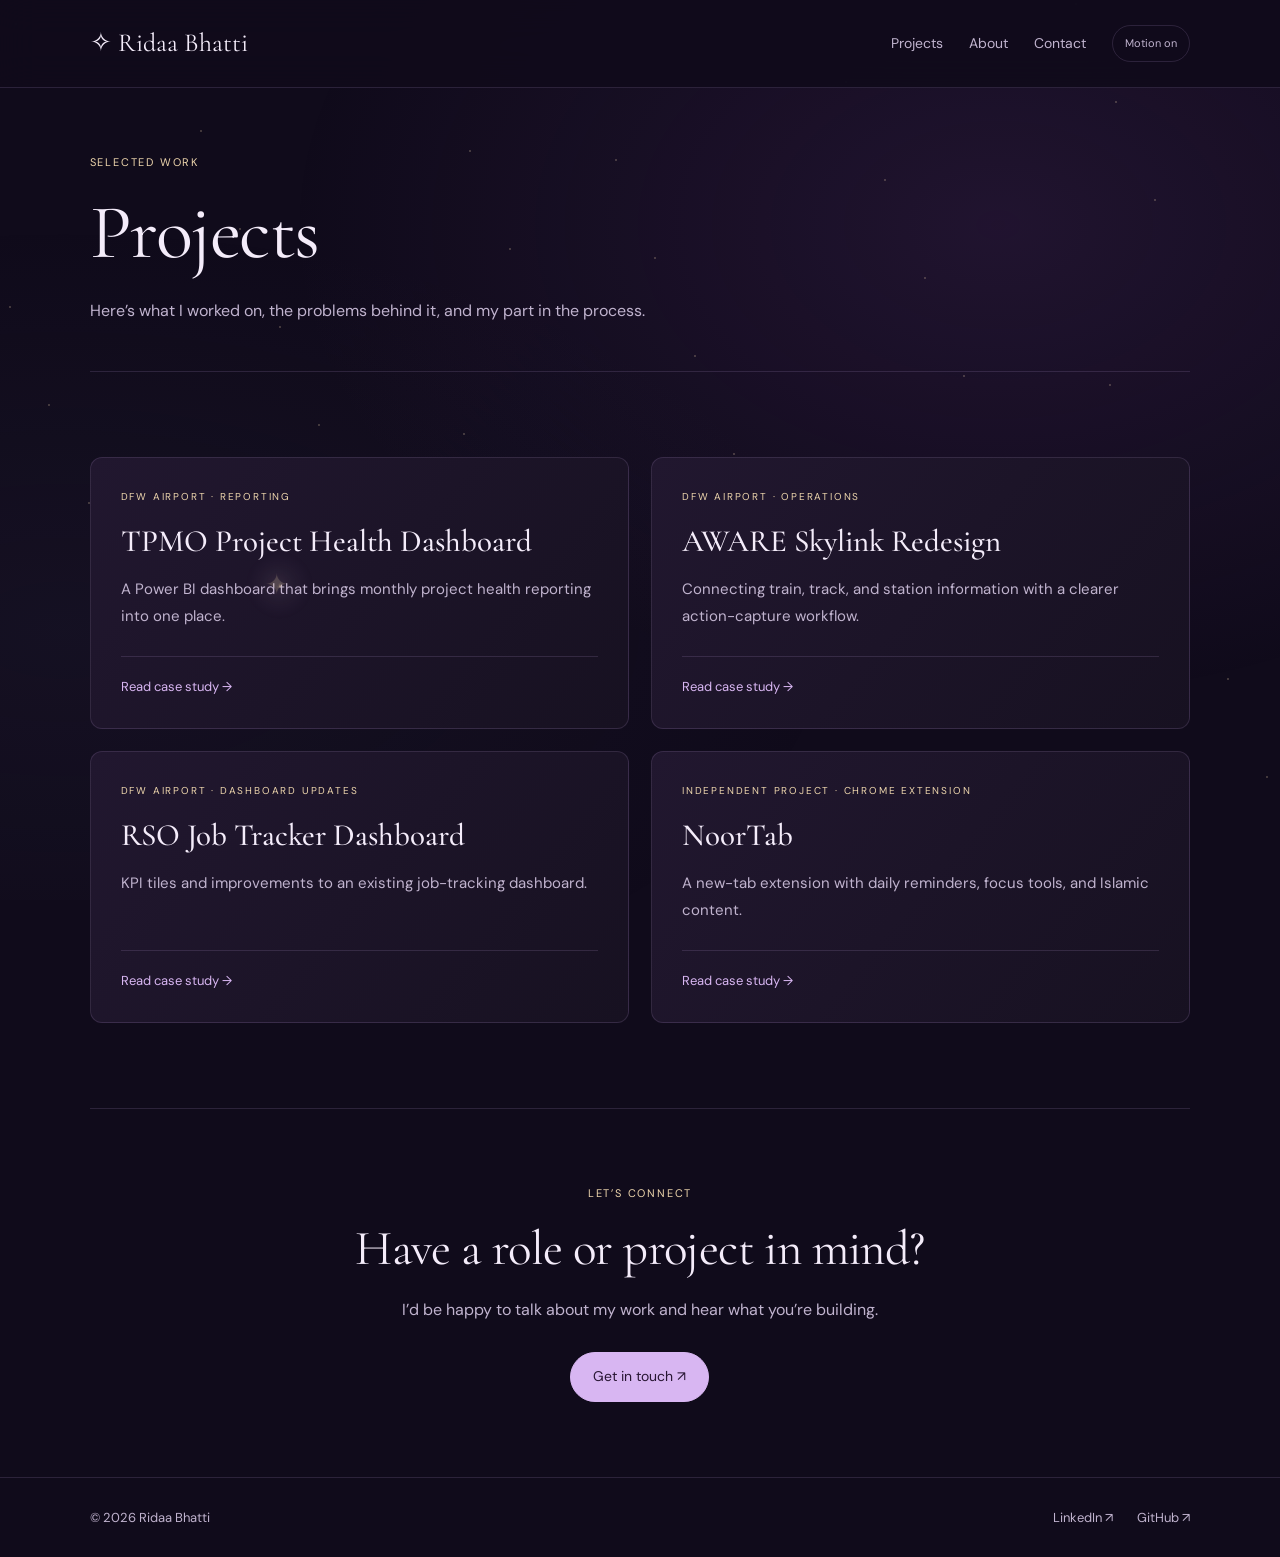
<file: work.html>
<!DOCTYPE html>
<html lang="en">
<head>
  <meta charset="UTF-8">
  <meta name="viewport" content="width=device-width, initial-scale=1">
  <title>Projects — Ridaa Bhatti</title>
  <link rel="stylesheet" href="style.css">
  <script src="motion.js" defer></script>
</head>

<body>
  <a class="skip-link" href="#main">Skip to content</a>
  <div class="night-sky" aria-hidden="true"></div>

  <nav class="site-nav" aria-label="Main navigation">
    <a class="brand" href="index.html">✧ Ridaa Bhatti</a>
    <div class="nav-links">
      <a href="work.html">Projects</a>
      <a href="index.html#about">About</a>
      <a href="contact.html">Contact</a>
    </div>
    <button class="motion-toggle" type="button" aria-pressed="false" hidden>
      Motion off
    </button>
  </nav>

  <main id="main">
    <header class="page-header wrap">
      <p class="eyebrow">Selected work</p>
      <h1>Projects</h1>
      <p>
        Here’s what I worked on, the problems behind it,
        and my part in the process.
      </p>
    </header>

    <section class="section wrap">
      <div class="project-grid">
        <a class="project-card" href="dfw-project-health.html">
          <p class="eyebrow">DFW Airport · Reporting</p>
          <h3>TPMO Project Health Dashboard</h3>
          <p>
            A Power BI dashboard that brings monthly project
            health reporting into one place.
          </p>
          <span class="card-link">Read case study →</span>
        </a>

        <a class="project-card" href="dfw-aware.html">
          <p class="eyebrow">DFW Airport · Operations</p>
          <h3>AWARE Skylink Redesign</h3>
          <p>
            Connecting train, track, and station information
            with a clearer action-capture workflow.
          </p>
          <span class="card-link">Read case study →</span>
        </a>

        <a class="project-card" href="dfw-rso.html">
          <p class="eyebrow">DFW Airport · Dashboard updates</p>
          <h3>RSO Job Tracker Dashboard</h3>
          <p>
            KPI tiles and improvements to an existing
            job-tracking dashboard.
          </p>
          <span class="card-link">Read case study →</span>
        </a>

        <a class="project-card" href="noortab.html">
          <p class="eyebrow">Independent project · Chrome extension</p>
          <h3>NoorTab</h3>
          <p>
            A new-tab extension with daily reminders,
            focus tools, and Islamic content.
          </p>
          <span class="card-link">Read case study →</span>
        </a>
      </div>
    </section>

    <section class="closing wrap">
      <p class="eyebrow">Let’s connect</p>
      <h2>Have a role or project in mind?</h2>
      <p>
        I’d be happy to talk about my work and hear
        what you’re building.
      </p>
      <a class="button primary" href="contact.html">Get in touch ↗</a>
    </section>
  </main>

  <footer class="site-footer">
    <span>© 2026 Ridaa Bhatti</span>
    <div>
      <a href="https://www.linkedin.com/in/ridaabhatti/">LinkedIn ↗</a>
      <a href="https://github.com/ridaabhatti">GitHub ↗</a>
    </div>
  </footer>
</body>
</html>
</file>
<file: style.css>
@import url('https://fonts.googleapis.com/css2?family=DM+Sans:wght@400;500;600&family=Cormorant+Garamond:ital,wght@0,400;0,500;1,400&display=swap');

:root {
  --bg: #100b1b;
  --panel: #1b1428;
  --text: #f4ecfa;
  --muted: #c0b3ce;
  --accent: #d8b6f2;
  --gold: #eed6ad;
  --border: #b799d32b;
  --serif: 'Cormorant Garamond', Georgia, serif;
  --sans: 'DM Sans', Arial, sans-serif;
}

* {
  box-sizing: border-box;
}

html {
  scroll-behavior: smooth;
  scroll-padding-top: 110px;
}

body {
  margin: 0;
  background: var(--bg);
  color: var(--text);
  font: 16px/1.8 var(--sans);
  isolation: isolate;
}

body::before {
  content: '';
  position: fixed;
  inset: 0;
  z-index: -2;
  pointer-events: none;
  background:
    radial-gradient(
      ellipse at 78% 25%,
      #68388730,
      transparent 50%
    ),
    radial-gradient(
      ellipse at 5% 70%,
      #35345025,
      transparent 45%
    );
}

a {
  color: inherit;
  text-decoration: none;
}

button,
input,
textarea,
select {
  font: inherit;
}

button,
a {
  -webkit-tap-highlight-color: transparent;
}

button {
  cursor: pointer;
}

img {
  display: block;
  max-width: 100%;
  height: auto;
}

h1,
h2,
h3,
p {
  margin: 0;
}

h1,
h2 {
  font-family: var(--serif);
  font-weight: 400;
  line-height: 1.1;
}

h1 {
  font-size: clamp(45px, 6vw, 78px);
  letter-spacing: -1.5px;
}

h2 {
  font-size: clamp(34px, 4vw, 49px);
  letter-spacing: -0.6px;
}

h3 {
  font-size: 19px;
  font-weight: 500;
  line-height: 1.4;
}

em {
  font-weight: 400;
  color: var(--accent);
}

p {
  color: var(--muted);
}

.wrap {
  width: min(1120px, 86%);
  margin-inline: auto;
}

.section {
  padding-block: 85px;
}

.eyebrow {
  color: var(--gold);
  font-size: 11px;
  letter-spacing: 1.8px;
  text-transform: uppercase;
  margin-bottom: 18px;
}

.section-intro {
  max-width: 620px;
  margin: 20px 0 36px;
}

/* Navigation */

.site-nav {
  position: sticky;
  top: 0;
  z-index: 30;
  display: flex;
  align-items: center;
  gap: 26px;
  padding: 20px 7%;
  background: #100b1bef;
  backdrop-filter: blur(18px);
  border-bottom: 1px solid var(--border);
}

.brand {
  font-family: var(--serif);
  font-size: 26px;
  white-space: nowrap;
}

.nav-links {
  display: flex;
  gap: 26px;
  margin-left: auto;
}

.nav-links a {
  color: var(--muted);
  font-size: 14px;
}

.nav-links a:hover,
.site-footer a:hover {
  color: var(--gold);
}

.motion-toggle {
  background: transparent;
  color: var(--muted);
  border: 1px solid var(--border);
  border-radius: 25px;
  padding: 8px 12px;
  font-size: 11px;
  white-space: nowrap;
}

[hidden] {
  display: none !important;
}

/* Homepage */

.hero {
  padding-top: 65px;
  padding-bottom: 35px;
}

.hero-grid {
  display: grid;
  grid-template-columns: 1.1fr 1fr;
  align-items: center;
  gap: 40px;
}

.hero h1 {
  font-size: clamp(84px, 10vw, 142px);
  line-height: 0.9;
  letter-spacing: -3px;
  margin: 28px 0;
}

.hero-intro {
  color: var(--text);
  font: 28px/1.3 var(--serif);
  margin-bottom: 20px;
}

.hero-detail {
  max-width: 460px;
  font-size: 15px;
}

.actions {
  display: flex;
  gap: 14px;
  flex-wrap: wrap;
  margin-top: 28px;
}

.button {
  display: inline-flex;
  justify-content: center;
  align-items: center;
  min-height: 46px;
  padding: 11px 22px;
  border-radius: 28px;
  border: 1px solid var(--border);
  font-size: 14px;
  transition: background 0.2s, transform 0.2s;
}

.primary {
  background: var(--accent);
  color: #271532;
  border-color: var(--accent);
}

.primary:hover {
  background: #ead1fb;
  transform: translateY(-2px);
}

.secondary {
  background: transparent;
}

.secondary:hover {
  background: #ffffff08;
}

.scroll-hint {
  display: inline-block;
  margin-top: 45px;
  color: var(--muted);
  font-size: 12px;
}

/* Layered moon illustration */

.moon-scene {
  position: relative;
  height: 440px;
  pointer-events: none;
}

.moon-halo {
  position: absolute;
  inset: 0;
  border-radius: 50%;
  background: radial-gradient(
    circle,
    #b67ac825,
    transparent 65%
  );
  filter: blur(12px);
}

.orbit {
  position: absolute;
  width: 330px;
  height: 330px;
  top: 55px;
  left: calc(50% - 165px);
  border: 1px solid #d6b5ec35;
  border-radius: 50%;
  transform: rotate(-22deg) scaleY(0.7);
}

.orbit.outer {
  width: 400px;
  height: 400px;
  top: 20px;
  left: calc(50% - 200px);
  transform: rotate(28deg) scaleY(0.9);
  border-color: #d6b5ec1c;
}

.moon {
  position: absolute;
  width: 190px;
  height: 190px;
  top: 125px;
  left: calc(50% - 95px);
  border-radius: 50%;
  background: radial-gradient(
    circle at 25% 25%,
    #fff0d0,
    #c9a6c7 60%,
    #735980
  );
  box-shadow:
    inset -15px -12px 25px #30223d70,
    0 0 80px 20px #bd8cce1b;
}

.moon::after {
  content: '';
  position: absolute;
  inset: -2px -2px -2px 60px;
  border-radius: 50%;
  background: #1c1227;
  box-shadow: -12px 0 25px #3c264d30;
}

.crater {
  position: absolute;
  border-radius: 50%;
  background: #947a9a25;
  box-shadow: inset 2px 2px 5px #68527340;
}

.c1 {
  width: 22px;
  height: 28px;
  top: 28px;
  left: 34px;
}

.c2 {
  width: 12px;
  height: 15px;
  top: 90px;
  left: 20px;
}

.c3 {
  width: 20px;
  height: 19px;
  bottom: 30px;
  left: 40px;
}

.planet {
  position: absolute;
  top: 82px;
  right: 38px;
  width: 30px;
  height: 30px;
  border-radius: 50%;
  background: radial-gradient(
    circle at 25% 25%,
    #dbb5e7,
    #725481 70%,
    #302039
  );
  box-shadow: 0 0 25px #be8ed02b;
}

.planet.small {
  width: 14px;
  height: 14px;
  top: auto;
  bottom: 68px;
  left: 65px;
  background: radial-gradient(
    circle at 25% 25%,
    #f7dfac,
    #836578
  );
}

.scene-star {
  position: absolute;
  color: var(--gold);
  filter: drop-shadow(0 0 10px #edd6ad50);
  animation: float-star 6s ease-in-out infinite alternate;
}

.s1 {
  font-size: 32px;
  top: 55px;
  left: 55px;
}

.s2 {
  font-size: 24px;
  right: 45px;
  bottom: 70px;
  animation-delay: -2s;
}

.s3 {
  font-size: 16px;
  left: 65px;
  bottom: 125px;
  animation-delay: -4s;
}

@keyframes float-star {
  to {
    transform: translateY(7px) rotate(8deg);
  }
}

/* Project cards */

.project-grid {
  display: grid;
  grid-template-columns: repeat(2, minmax(0, 1fr));
  gap: 22px;
}

.project-card {
  display: flex;
  flex-direction: column;
  padding: 30px;
  border: 1px solid var(--border);
  border-radius: 12px;
  background: linear-gradient(130deg, #21172f, #171121);
  transition: border-color 0.25s, transform 0.25s;
}

.project-card:hover {
  border-color: #d8b6f270;
  transform: translateY(-4px);
}

.project-card .eyebrow {
  font-size: 10px;
  margin-bottom: 18px;
}

.project-card h3 {
  font-family: var(--serif);
  font-size: 31px;
  line-height: 1.15;
  margin-bottom: 16px;
}

.project-card > p:not(.eyebrow) {
  font-size: 15px;
  margin-bottom: 26px;
}

.card-link {
  margin-top: auto;
  padding-top: 18px;
  border-top: 1px solid var(--border);
  color: var(--accent);
  font-size: 13px;
}

/* About */

.about-grid {
  display: grid;
  grid-template-columns: 1.2fr 1fr;
  gap: 65px;
  margin-top: 32px;
}

.about-grid p + p {
  margin-top: 20px;
}

.skills-panel {
  background: var(--panel);
  border: 1px solid var(--border);
  border-radius: 12px;
  padding: 28px;
}

.skills-panel ul {
  padding-left: 19px;
  color: var(--muted);
  margin: 18px 0;
}

.skills-panel li {
  margin-bottom: 8px;
}

.small-copy {
  font-size: 14px;
}

.closing {
  border-top: 1px solid var(--border);
  text-align: center;
  padding-block: 75px;
}

.closing p:not(.eyebrow) {
  margin: 20px auto 28px;
  max-width: 520px;
}

/* Inner pages and case studies */

.page-header {
  padding-top: 65px;
  padding-bottom: 45px;
  border-bottom: 1px solid var(--border);
}

.page-header h1 {
  max-width: 950px;
  margin-bottom: 22px;
}

.page-header > p:not(.eyebrow) {
  max-width: 660px;
}

.back-link {
  display: inline-block;
  color: var(--muted);
  font-size: 13px;
  margin-bottom: 28px;
}

.case-layout {
  display: grid;
  grid-template-columns: minmax(0, 1fr) 270px;
  gap: 65px;
  padding-block: 60px;
}

.case-copy {
  max-width: 690px;
}

.case-section {
  margin-bottom: 35px;
}

.case-section h2 {
  font-size: 32px;
  margin-bottom: 14px;
}

.case-section p {
  font-size: 16px;
  line-height: 1.9;
}

.project-details {
  position: sticky;
  top: 110px;
  align-self: start;
  padding: 25px;
  border: 1px solid var(--border);
  border-radius: 12px;
  background: var(--panel);
}

.project-details > div + div {
  border-top: 1px solid var(--border);
  margin-top: 22px;
  padding-top: 22px;
}

.project-details h3 {
  font-size: 12px;
  color: var(--gold);
  margin-bottom: 8px;
}

.project-details p {
  font-size: 14px;
}

figure {
  margin: 30px 0 0;
}

figure img {
  border-radius: 10px;
  border: 1px solid var(--border);
}

figcaption {
  margin-top: 12px;
  color: var(--muted);
  font-size: 13px;
}

.project-navigation {
  display: flex;
  justify-content: space-between;
  gap: 30px;
  padding-block: 28px;
  border-top: 1px solid var(--border);
  font-size: 13px;
  color: var(--accent);
}

/* Contact */

.contact-grid {
  display: grid;
  grid-template-columns: 1fr 1.1fr;
  gap: 65px;
}

.contact-copy p {
  margin: 22px 0;
}

.email-link {
  color: var(--accent);
  overflow-wrap: anywhere;
}

.social-links {
  display: flex;
  gap: 24px;
  margin-top: 24px;
  font-size: 14px;
}

.contact-form {
  display: flex;
  flex-direction: column;
  gap: 22px;
}

.contact-form label {
  display: flex;
  flex-direction: column;
  gap: 8px;
  color: var(--muted);
  font-size: 14px;
}

.form-row {
  display: grid;
  grid-template-columns: 1fr 1fr;
  gap: 18px;
}

input,
select,
textarea {
  width: 100%;
  min-width: 0;
  background: var(--panel);
  color: var(--text);
  border: 1px solid var(--border);
  padding: 12px 14px;
  border-radius: 8px;
}

textarea {
  resize: vertical;
  min-height: 160px;
}

textarea::placeholder {
  color: #a998b9;
}

.contact-form .button {
  align-self: start;
}

.site-footer {
  border-top: 1px solid var(--border);
  padding: 28px 7%;
  display: flex;
  justify-content: space-between;
  gap: 20px;
  color: var(--muted);
  font-size: 13px;
}

.site-footer div {
  display: flex;
  gap: 24px;
}

/* Background and scroll companion */

.night-sky {
  position: fixed;
  inset: -25px;
  z-index: -1;
  overflow: hidden;
  pointer-events: none;
}

.sky-star {
  position: absolute;
  width: 2px;
  height: 2px;
  background: var(--gold);
  border-radius: 50%;
  opacity: 0.3;
  animation:
    twinkle var(--duration, 7s) ease-in-out infinite alternate;
}

@keyframes twinkle {
  to {
    opacity: 0.65;
  }
}

.scroll-star {
  position: fixed;
  top: 0;
  left: 0;
  z-index: 20;
  pointer-events: none;
  color: #ffe4b5;
  font-size: 28px;
  line-height: 1;
  width: 28px;
  height: 28px;
  filter:
    drop-shadow(0 0 7px #ffe4b590)
    drop-shadow(0 0 20px #c99bef50);
  will-change: transform;
}

.scroll-star::before {
  content: '';
  position: absolute;
  inset: -22px;
  border-radius: 50%;
  background: radial-gradient(
    circle,
    #dfbaf529,
    transparent 65%
  );
}

.star-trail {
  position: fixed;
  top: 0;
  left: 0;
  z-index: 19;
  width: 2px;
  height: 2px;
  border-radius: 50%;
  pointer-events: none;
  background: var(--gold);
  box-shadow: 0 0 6px #e4bbef50;
}

.motion-off .scroll-star,
.motion-off .star-trail {
  display: none;
}

.motion-off *,
.motion-off *::before,
.motion-off *::after {
  animation: none !important;
}

.skip-link {
  position: fixed;
  top: -100px;
  left: 15px;
  padding: 12px 20px;
  background: var(--panel);
  color: var(--text);
  z-index: 100;
  border-radius: 8px;
}

.skip-link:focus {
  top: 12px;
}

a:focus-visible,
button:focus-visible,
input:focus-visible,
textarea:focus-visible,
select:focus-visible {
  outline: 2px solid var(--gold);
  outline-offset: 4px;
}

/* Tablet */

@media (max-width: 900px) {
  .hero-grid {
    gap: 15px;
  }

  .moon-scene {
    transform: scale(0.8);
  }

  .about-grid,
  .contact-grid {
    gap: 35px;
  }

  .case-layout {
    grid-template-columns: minmax(0, 1fr) 230px;
    gap: 35px;
  }
}

/* Mobile */

@media (max-width: 650px) {
  .site-nav {
    flex-wrap: wrap;
    gap: 12px;
    padding: 14px 7%;
  }

  .brand {
    font-size: 24px;
  }

  .nav-links {
    gap: 17px;
  }

  .nav-links a {
    min-height: 44px;
    display: flex;
    align-items: center;
  }

  .motion-toggle {
    min-height: 44px;
    margin-left: auto;
  }

  .wrap {
    width: 86%;
  }

  .hero {
    padding-top: 40px;
  }

  .hero-grid,
  .project-grid,
  .about-grid,
  .case-layout,
  .contact-grid,
  .form-row {
    grid-template-columns: 1fr;
  }

  .hero h1 {
    font-size: 100px;
  }

  .hero-intro {
    font-size: 27px;
  }

  .desktop-break {
    display: none;
  }

  .moon-scene {
    height: 340px;
    width: 300px;
    max-width: 100%;
    margin: 0 auto;
    transform: scale(0.75);
    transform-origin: center;
  }

  .scroll-hint {
    margin-top: 0;
  }

  .section {
    padding-block: 55px;
  }

  .project-card {
    padding: 25px;
  }

  .project-card h3 {
    font-size: 29px;
  }

  .about-grid,
  .contact-grid {
    gap: 30px;
  }

  .page-header {
    padding-top: 40px;
  }

  .page-header h1 {
    font-size: 46px;
    overflow-wrap: anywhere;
  }

  .case-layout {
    padding-block: 45px;
    gap: 15px;
  }

  .project-details {
    position: static;
  }

  .project-navigation,
  .site-footer {
    flex-wrap: wrap;
  }

  .project-navigation a {
    min-height: 44px;
    display: flex;
    align-items: center;
  }

  .social-links a,
  .site-footer a {
    min-height: 44px;
    display: flex;
    align-items: center;
  }

  input,
  select,
  textarea {
    font-size: 16px;
  }

  .scroll-star {
    font-size: 22px;
    width: 22px;
    height: 22px;
  }
}

@media (prefers-reduced-motion: reduce) {
  html {
    scroll-behavior: auto;
  }

  *,
  *::before,
  *::after {
    animation: none !important;
    transition: none !important;
  }
}
</file>
